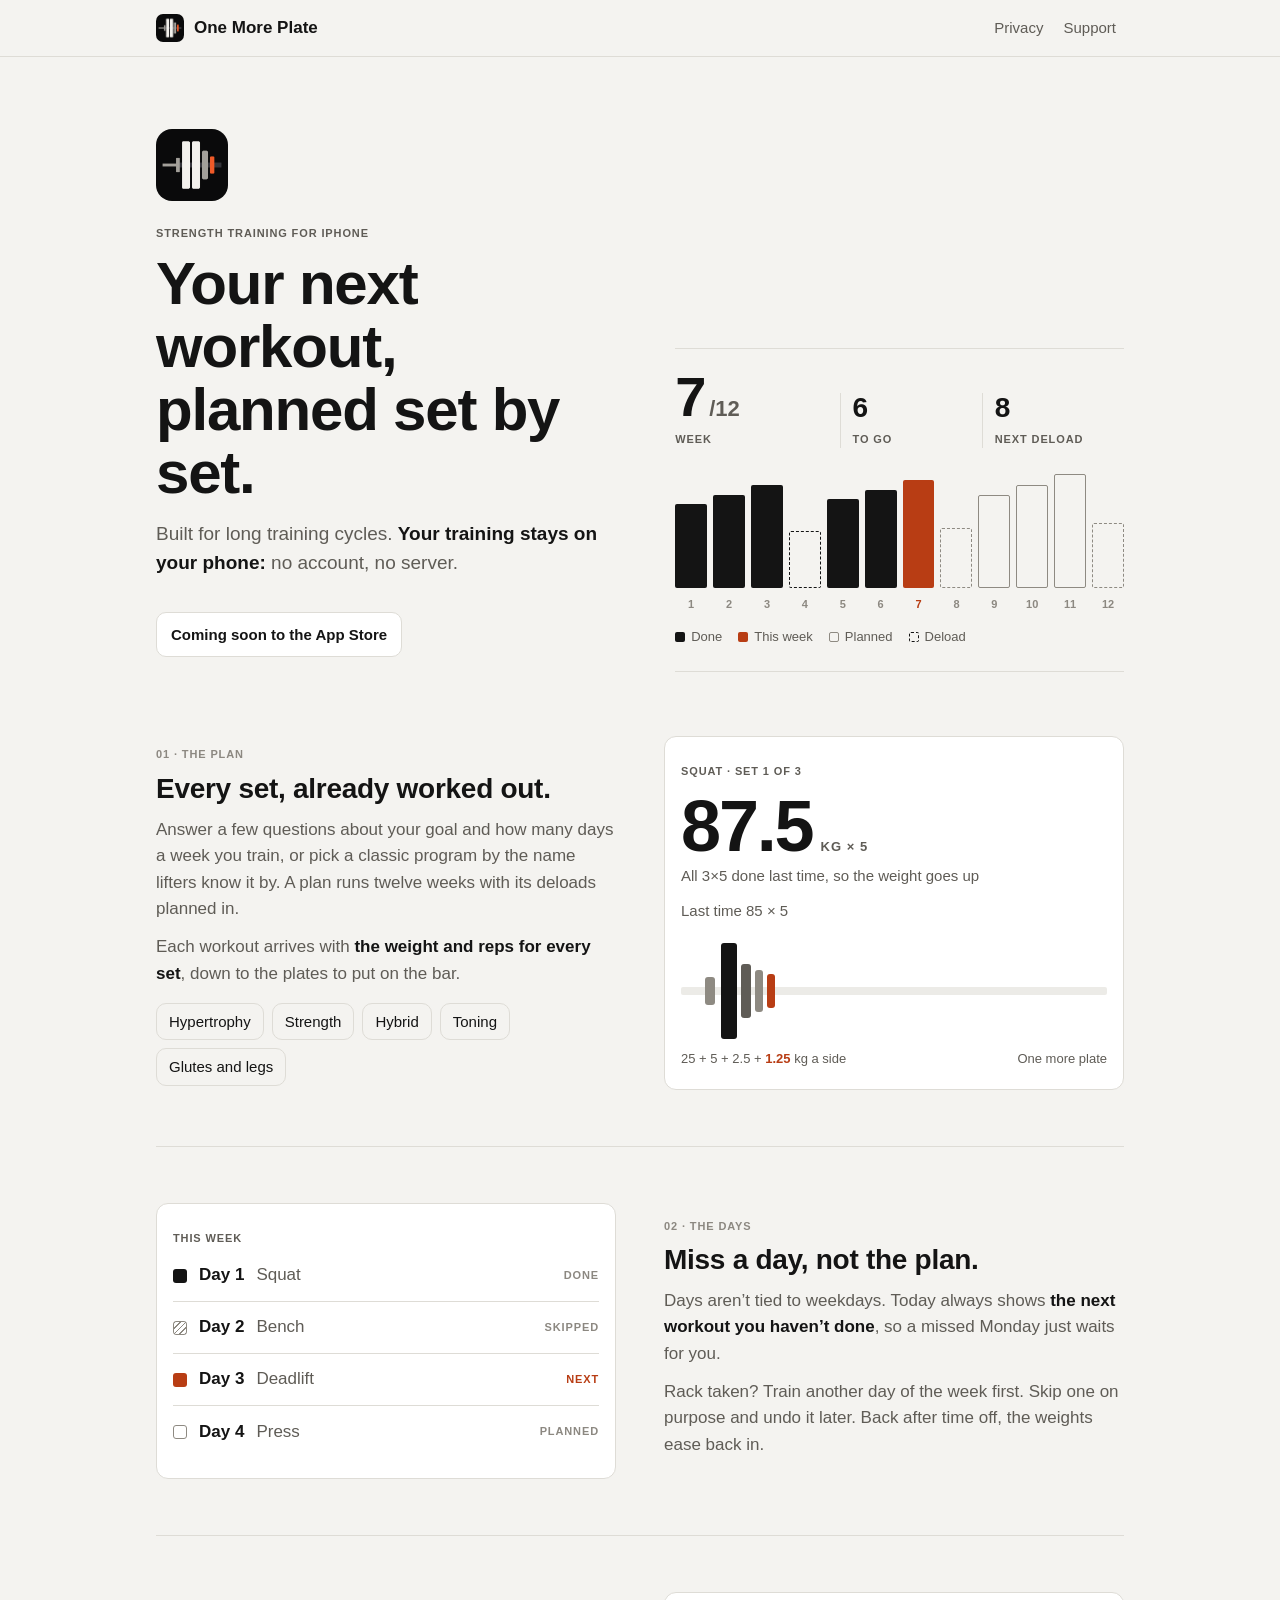
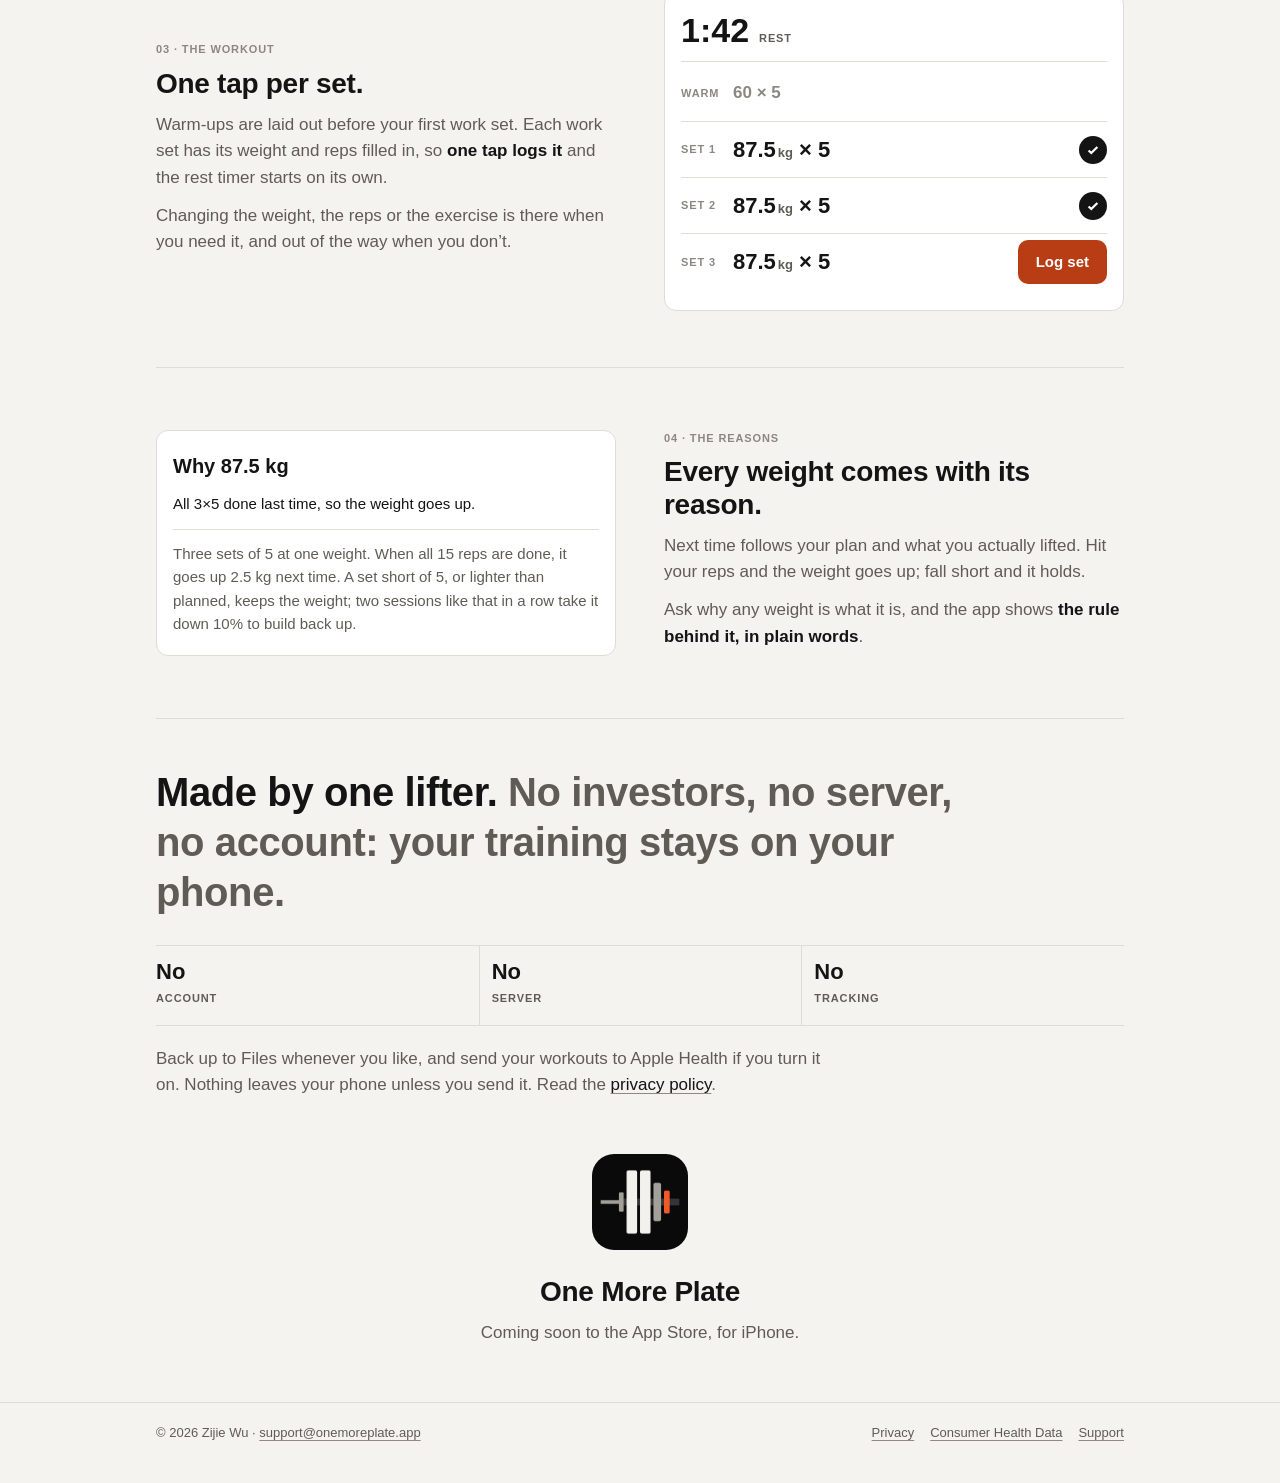
<file: index.html>
<!doctype html>
<html lang="en">
<head>
<meta charset="utf-8">
<meta name="viewport" content="width=device-width,initial-scale=1">
<title>One More Plate · Strength training plans for iPhone</title>
<meta name="description" content="A strength training app for iPhone that plans your next workout set by set, built for long training cycles. Your training stays on your phone: no account, no server.">
<meta name="theme-color" content="#F4F3F0" media="(prefers-color-scheme: light)">
<meta name="theme-color" content="#0A0A0B" media="(prefers-color-scheme: dark)">
<link rel="icon" href="/favicon.png" type="image/png">
<link rel="apple-touch-icon" href="/apple-touch-icon.png">
<link rel="stylesheet" href="/style.css">
</head>
<body class="home">
<header class="top"><div class="wrap">
  <a class="brand" href="/"><img src="/icon-512.png" alt="" width="28" height="28">One More Plate</a>
  <nav aria-label="Site"><a href="/privacy/">Privacy</a><a href="/support/">Support</a></nav>
</div></header>

<main class="wrap">
  <section class="hero">
    <div class="copy">
      <img class="icon" src="/icon-512.png" alt="One More Plate app icon: a barbell seen side-on, the last plate in orange" width="72" height="72">
      <p class="kicker">Strength training for iPhone</p>
      <h1>Your next workout, planned set by set.</h1>
      <p class="lede">Built for long training cycles. <strong>Your training stays on your phone:</strong> no account, no server.</p>
      <p class="soon">Coming soon to the App Store</p>
    </div>

    <figure class="instrument" aria-label="A twelve-week plan drawn as one bar per week. Week 7 of 12, with 6 to go.">
      <div class="readout num">
        <div><span class="big">7<small>/12</small></span><span class="unit">Week</span></div>
        <div><span class="mid">6</span><span class="unit">To go</span></div>
        <div><span class="mid">8</span><span class="unit">Next deload</span></div>
      </div>
      <div class="wave" aria-hidden="true">
        <span class="done" style="--h:70%"></span>
        <span class="done" style="--h:78%"></span>
        <span class="done" style="--h:86%"></span>
        <span class="light" style="--h:48%"></span>
        <span class="done" style="--h:74%"></span>
        <span class="done" style="--h:82%"></span>
        <span class="now" style="--h:90%"></span>
        <span class="light plan" style="--h:50%"></span>
        <span class="plan" style="--h:78%"></span>
        <span class="plan" style="--h:86%"></span>
        <span class="plan" style="--h:95%"></span>
        <span class="light plan" style="--h:54%"></span>
      </div>
      <div class="wave-axis num" aria-hidden="true"><span>1</span><span>2</span><span>3</span><span>4</span><span>5</span><span>6</span><span class="is-now">7</span><span>8</span><span>9</span><span>10</span><span>11</span><span>12</span></div>
      <figcaption class="legend"><span><i class="k-done"></i>Done</span><span><i class="k-now"></i>This week</span><span><i class="k-plan"></i>Planned</span><span><i class="k-light"></i>Deload</span></figcaption>
    </figure>
  </section>

  <section class="feature">
    <div class="copy">
      <span class="idx num">01 · The plan</span>
      <h2>Every set, already worked out.</h2>
      <p>Answer a few questions about your goal and how many days a week you train, or pick a classic program by the name lifters know it by. A plan runs twelve weeks with its deloads planned in.</p>
      <p>Each workout arrives with <strong>the weight and reps for every set</strong>, down to the plates to put on the bar.</p>
      <ul class="chips" aria-label="Goals"><li>Hypertrophy</li><li>Strength</li><li>Hybrid</li><li>Toning</li><li>Glutes and legs</li></ul>
    </div>
    <div class="demo" aria-label="Example: squat, 87.5 kilograms for 5 reps">
      <span class="unit">Squat · Set 1 of 3</span>
      <div class="load num"><b>87.5</b><span class="unit">kg × 5</span></div>
      <p class="reason">All 3×5 done last time, so the weight goes up</p>
      <p class="last num">Last time 85 × 5</p>
      <div class="plates" aria-hidden="true"><span class="collar"></span><span class="p25"></span><span class="p5"></span><span class="p2"></span><span class="p1"></span></div>
      <div class="plate-cap num"><span>25 + 5 + 2.5 + <em>1.25</em> kg a side</span><span>One more plate</span></div>
    </div>
  </section>

  <section class="feature flip">
    <div class="copy">
      <span class="idx num">02 · The days</span>
      <h2>Miss a day, not the plan.</h2>
      <p>Days aren’t tied to weekdays. Today always shows <strong>the next workout you haven’t done</strong>, so a missed Monday just waits for you.</p>
      <p>Rack taken? Train another day of the week first. Skip one on purpose and undo it later. Back after time off, the weights ease back in.</p>
    </div>
    <div class="demo" aria-label="Example week: day 1 done, day 2 skipped, day 3 next, day 4 planned">
      <span class="unit">This week</span>
      <ul class="days">
        <li><span class="mark m-done"></span><span class="d">Day 1</span><span class="lift">Squat</span><span class="tag">Done</span></li>
        <li><span class="mark m-skip"></span><span class="d">Day 2</span><span class="lift">Bench</span><span class="tag">Skipped</span></li>
        <li><span class="mark m-now"></span><span class="d">Day 3</span><span class="lift">Deadlift</span><span class="tag now">Next</span></li>
        <li><span class="mark m-plan"></span><span class="d">Day 4</span><span class="lift">Press</span><span class="tag">Planned</span></li>
      </ul>
    </div>
  </section>

  <section class="feature">
    <div class="copy">
      <span class="idx num">03 · The workout</span>
      <h2>One tap per set.</h2>
      <p>Warm-ups are laid out before your first work set. Each work set has its weight and reps filled in, so <strong>one tap logs it</strong> and the rest timer starts on its own.</p>
      <p>Changing the weight, the reps or the exercise is there when you need it, and out of the way when you don’t.</p>
    </div>
    <div class="demo" aria-label="Example: two squat sets logged, resting, third set ready to log">
      <div class="rest num"><b>1:42</b><span class="unit">Rest</span></div>
      <ul class="sets num">
        <li class="warm"><span class="n">Warm</span><span class="v">60 × 5</span><span></span></li>
        <li><span class="n">Set 1</span><span class="v">87.5<small>kg</small> × 5</span><span class="ok"><svg viewBox="0 0 16 16"><path d="M3 8.5l3 3 7-7"/></svg></span></li>
        <li><span class="n">Set 2</span><span class="v">87.5<small>kg</small> × 5</span><span class="ok"><svg viewBox="0 0 16 16"><path d="M3 8.5l3 3 7-7"/></svg></span></li>
        <li><span class="n">Set 3</span><span class="v">87.5<small>kg</small> × 5</span><span class="log">Log set</span></li>
      </ul>
    </div>
  </section>

  <section class="feature flip">
    <div class="copy">
      <span class="idx num">04 · The reasons</span>
      <h2>Every weight comes with its reason.</h2>
      <p>Next time follows your plan and what you actually lifted. Hit your reps and the weight goes up; fall short and it holds.</p>
      <p>Ask why any weight is what it is, and the app shows <strong>the rule behind it, in plain words</strong>.</p>
    </div>
    <div class="demo why">
      <h3 class="num">Why 87.5 kg</h3>
      <p>All 3×5 done last time, so the weight goes up.</p>
      <p class="rule">Three sets of 5 at one weight. When all 15 reps are done, it goes up 2.5 kg next time. A set short of 5, or lighter than planned, keeps the weight; two sessions like that in a row take it down 10% to build back up.</p>
    </div>
  </section>

  <section class="founder">
    <blockquote>Made by one lifter. <span>No investors, no server, no account: your training stays on your phone.</span></blockquote>
    <div class="nos"><div><b>No</b><span class="unit">Account</span></div><div><b>No</b><span class="unit">Server</span></div><div><b>No</b><span class="unit">Tracking</span></div></div>
    <p>Back up to Files whenever you like, and send your workouts to Apple Health if you turn it on. Nothing leaves your phone unless you send it. Read the <a href="/privacy/">privacy policy</a>.</p>
  </section>

  <section class="closing">
    <img src="/icon-512.png" alt="" width="96" height="96">
    <h2>One More Plate</h2>
    <p>Coming soon to the App Store, for iPhone.</p>
  </section>
</main>

<footer class="foot"><div class="wrap">
  <span>© 2026 Zijie Wu · <a href="mailto:support@onemoreplate.app">support@onemoreplate.app</a></span>
  <nav aria-label="Footer"><a href="/privacy/">Privacy</a><a href="/privacy/#consumer-health-data-us">Consumer Health Data</a><a href="/support/">Support</a></nav>
</div></footer>
</body>
</html>
</file>
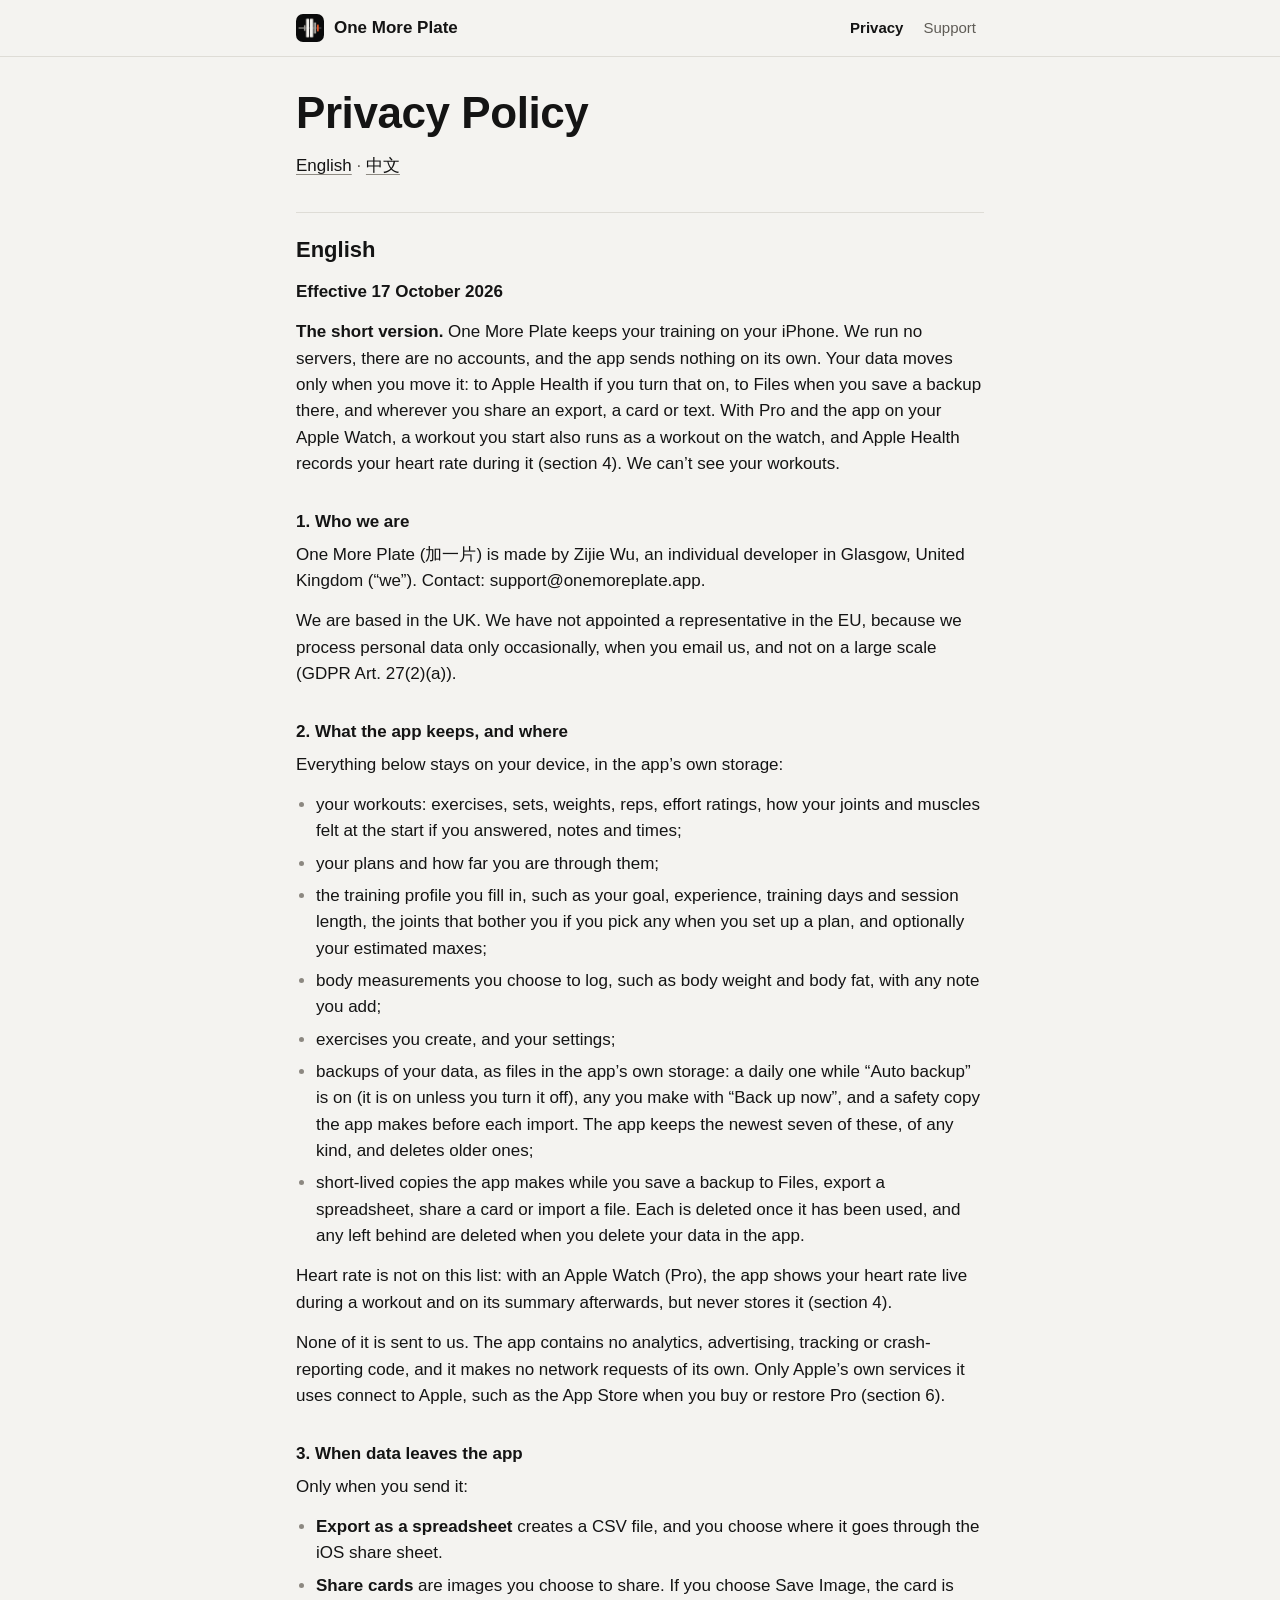
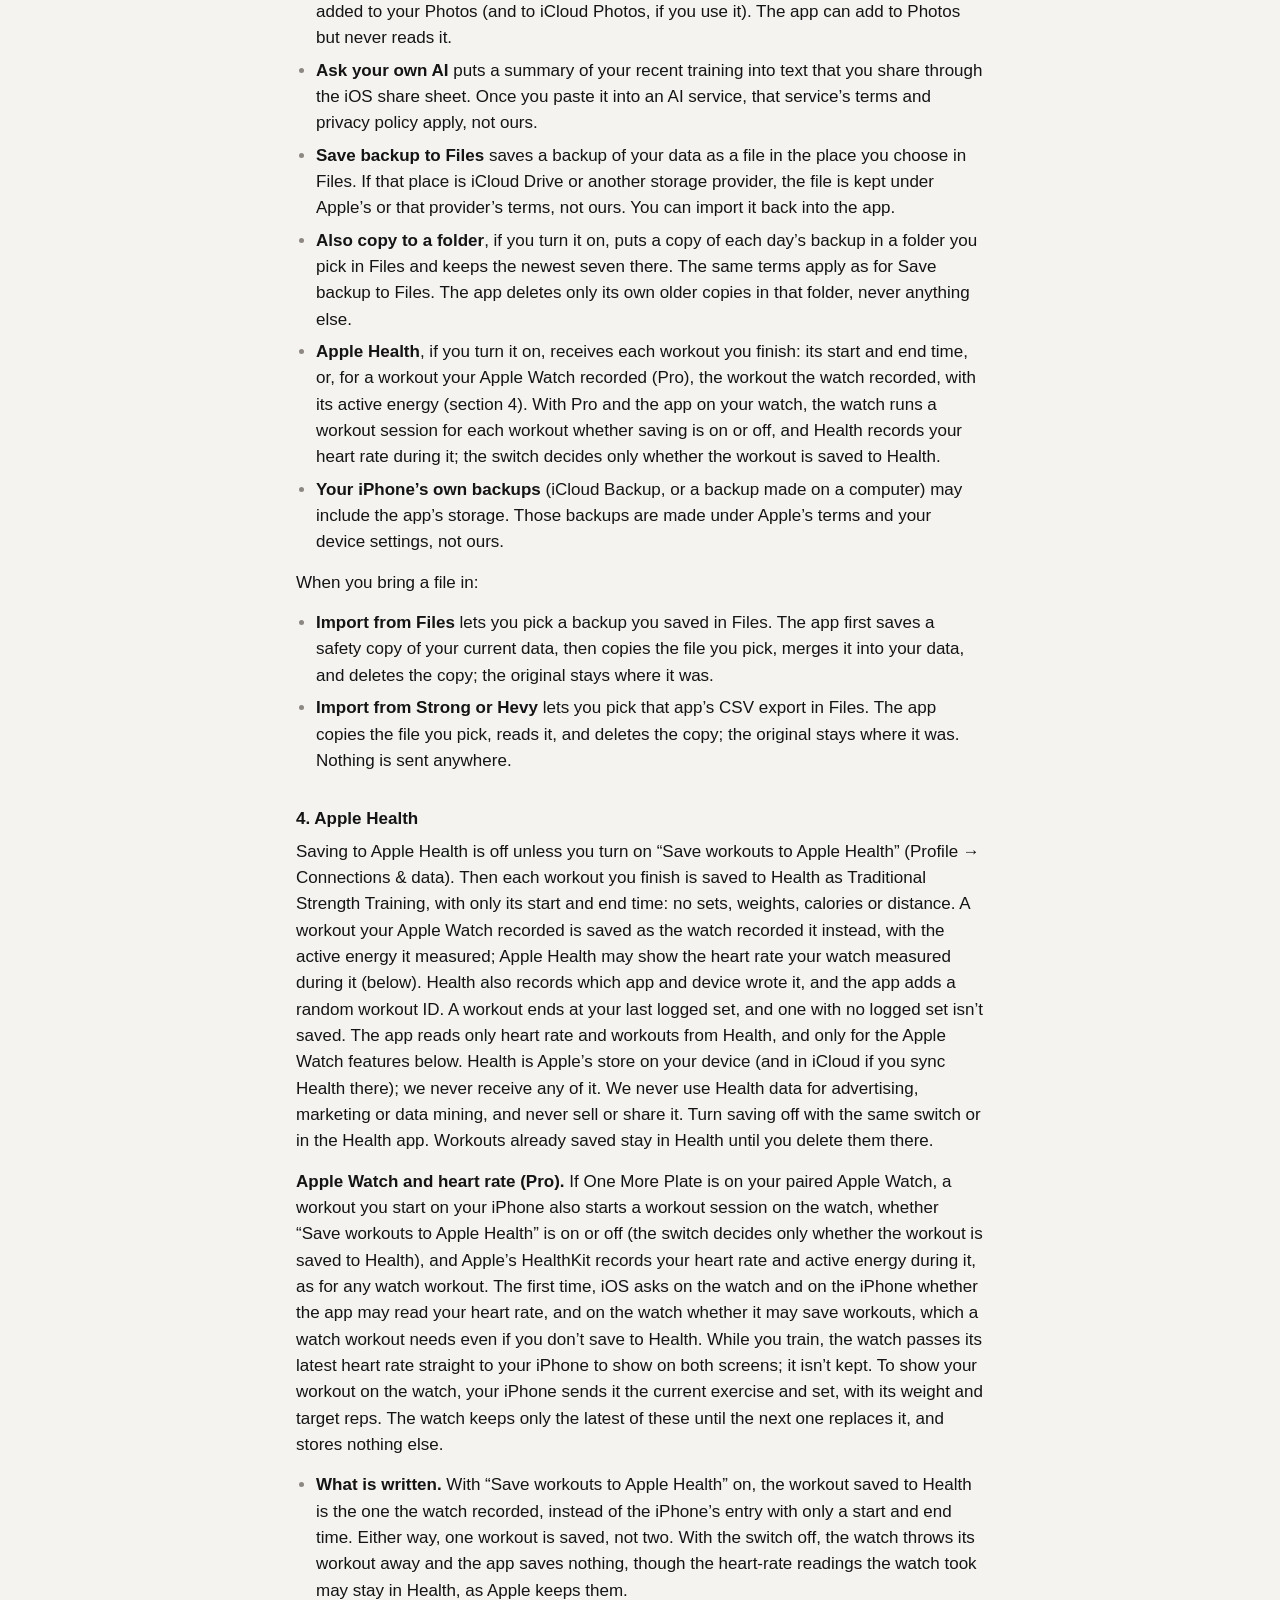
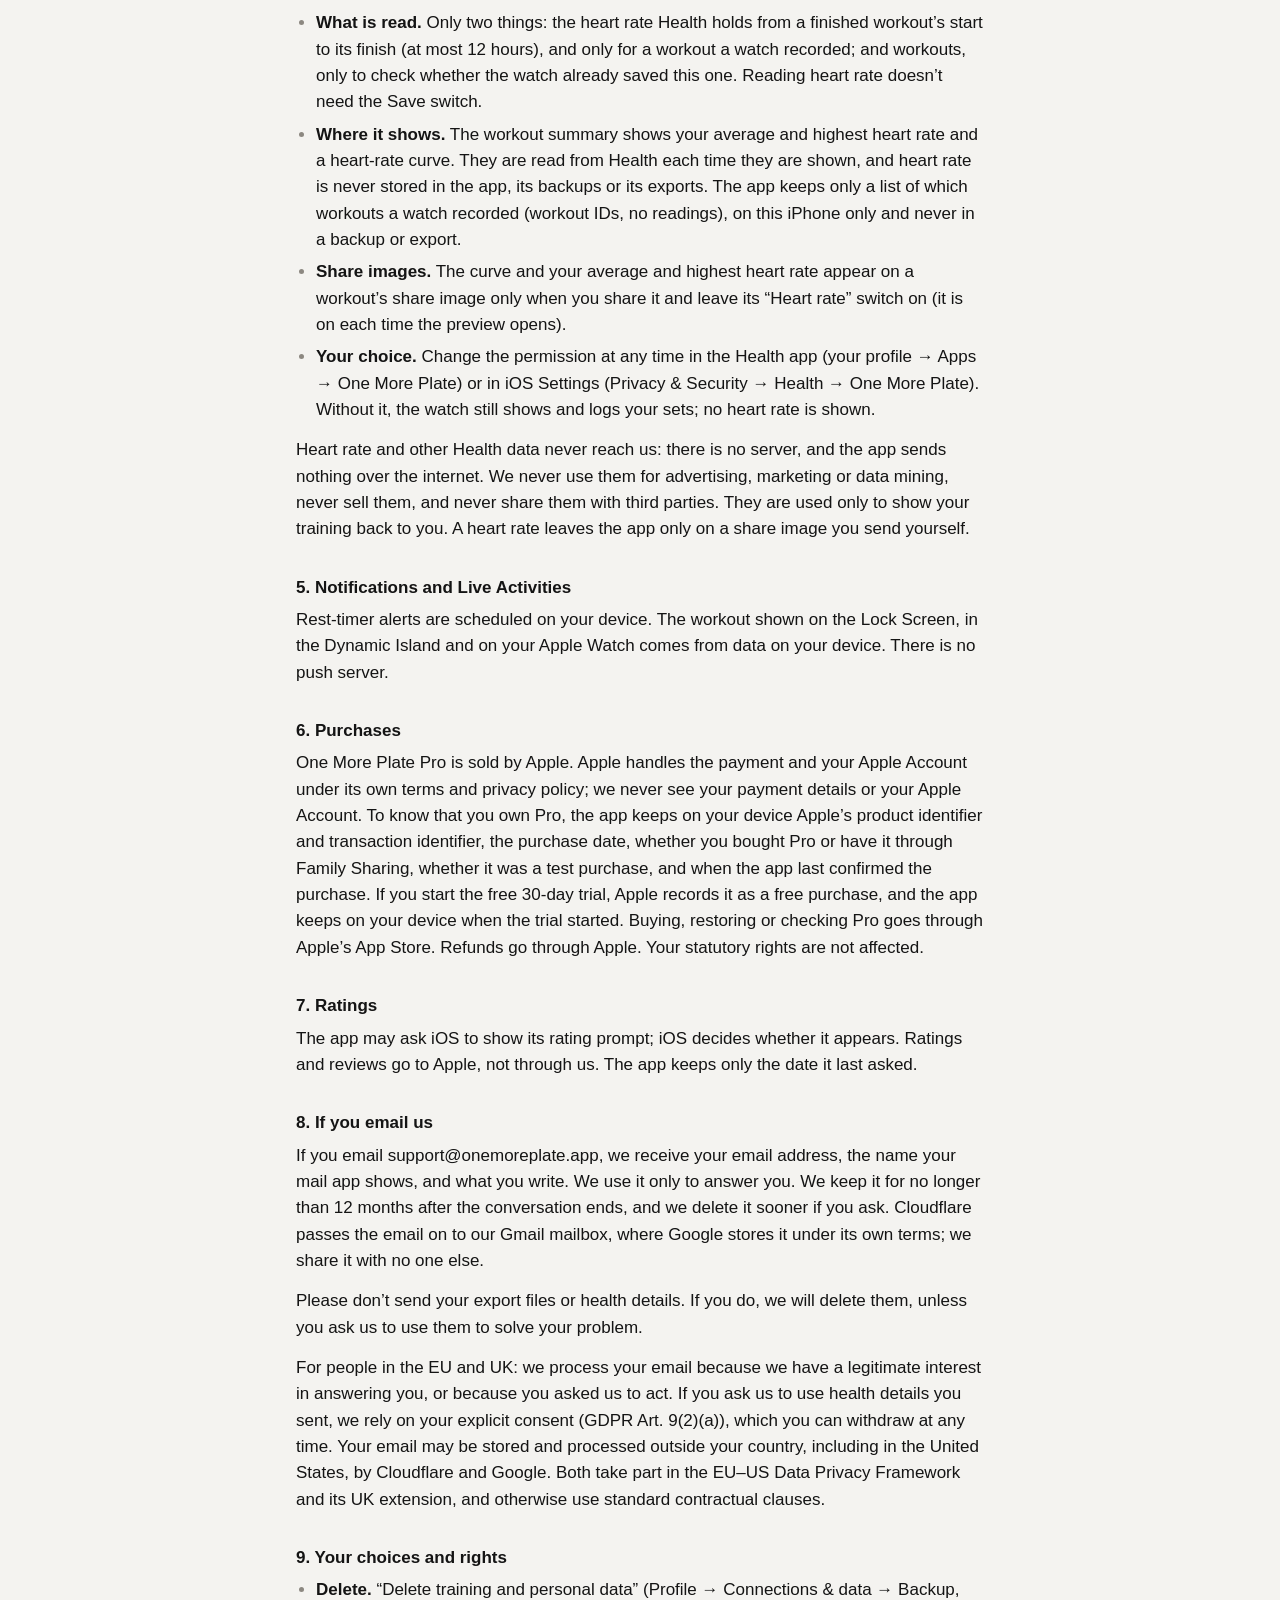
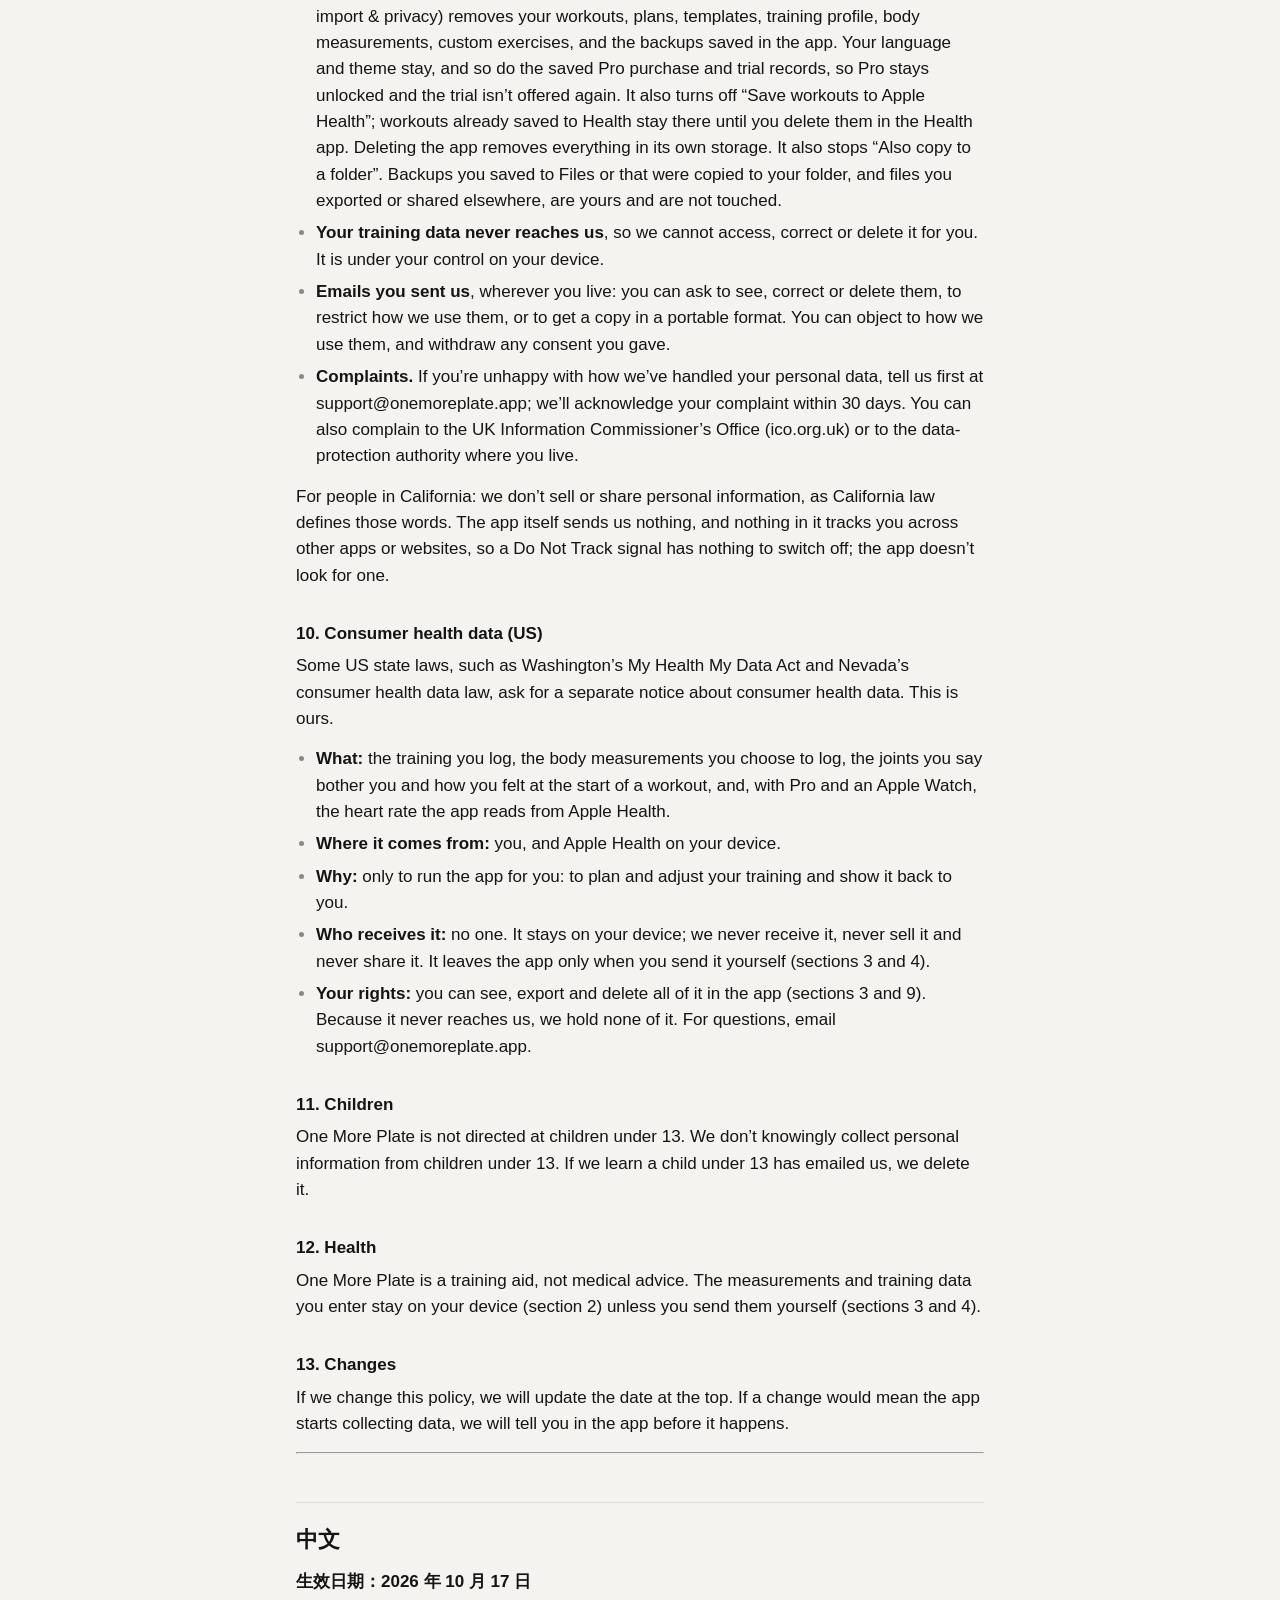
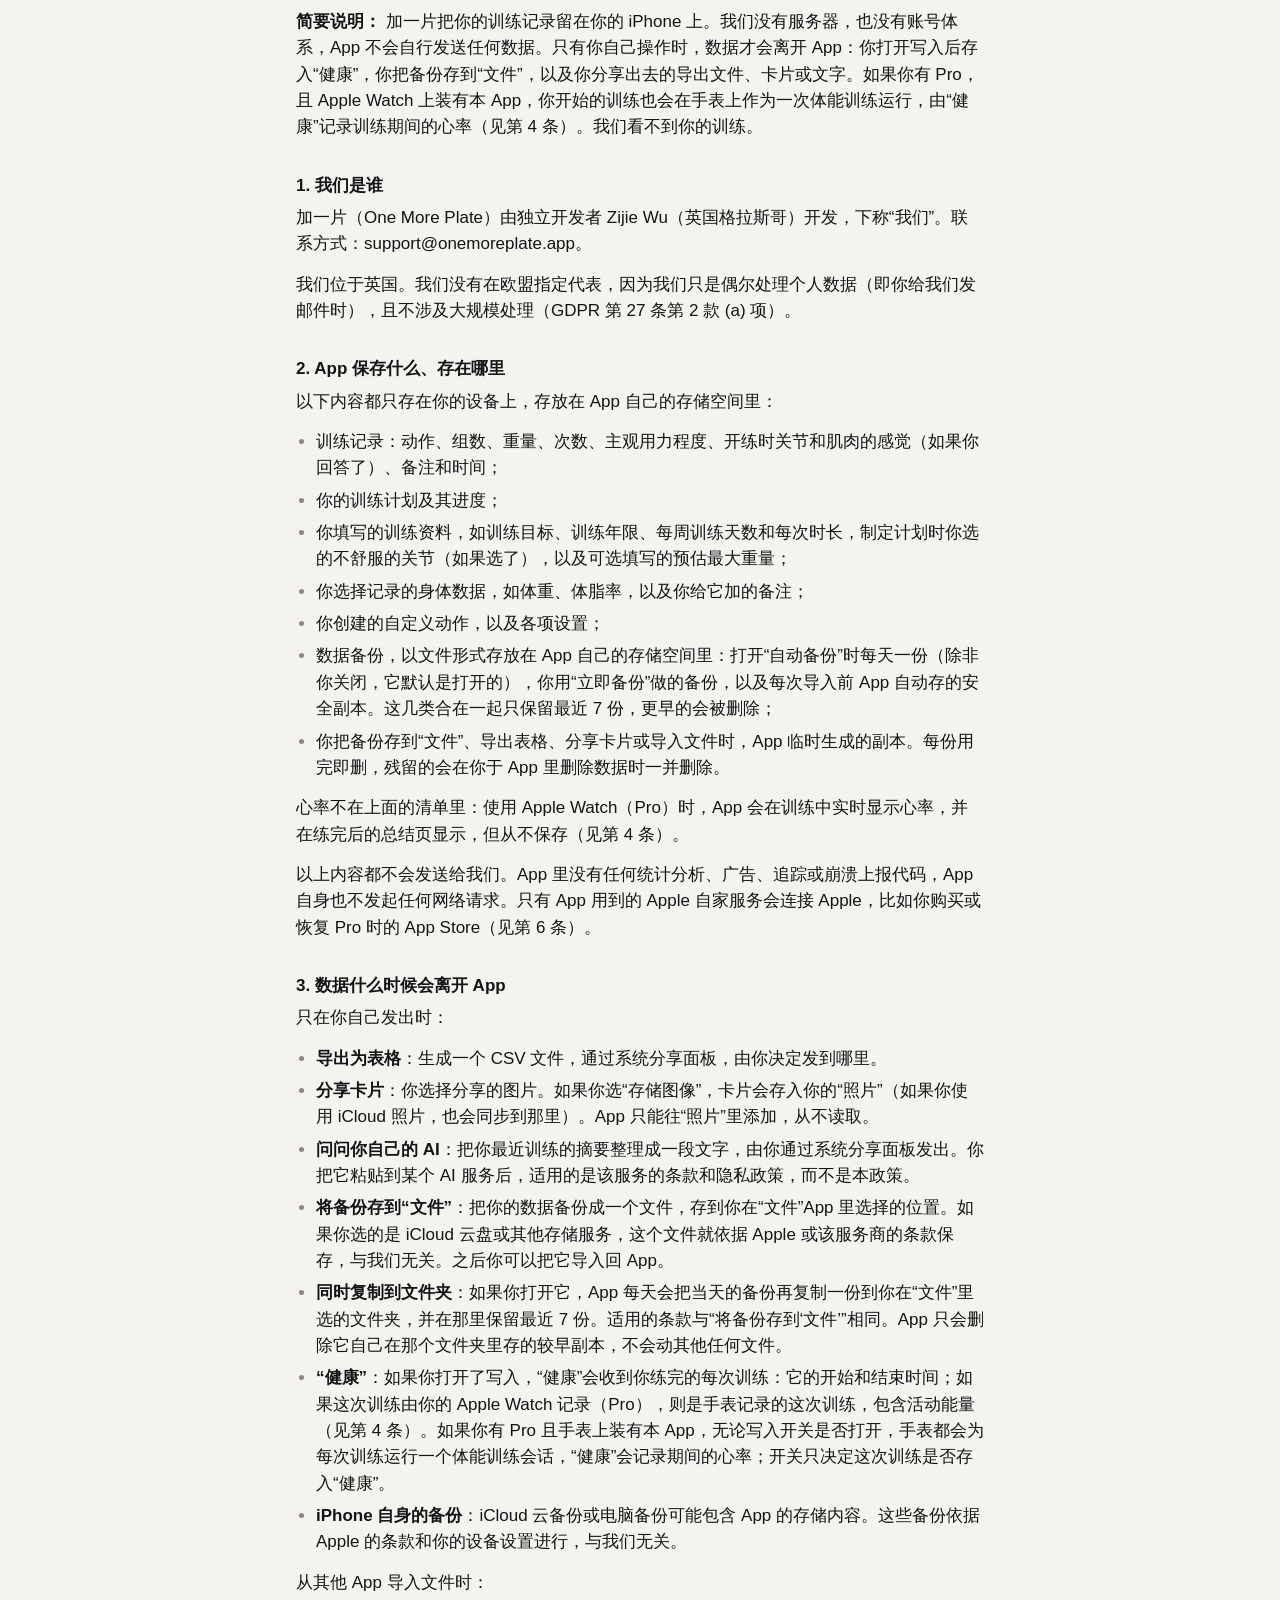
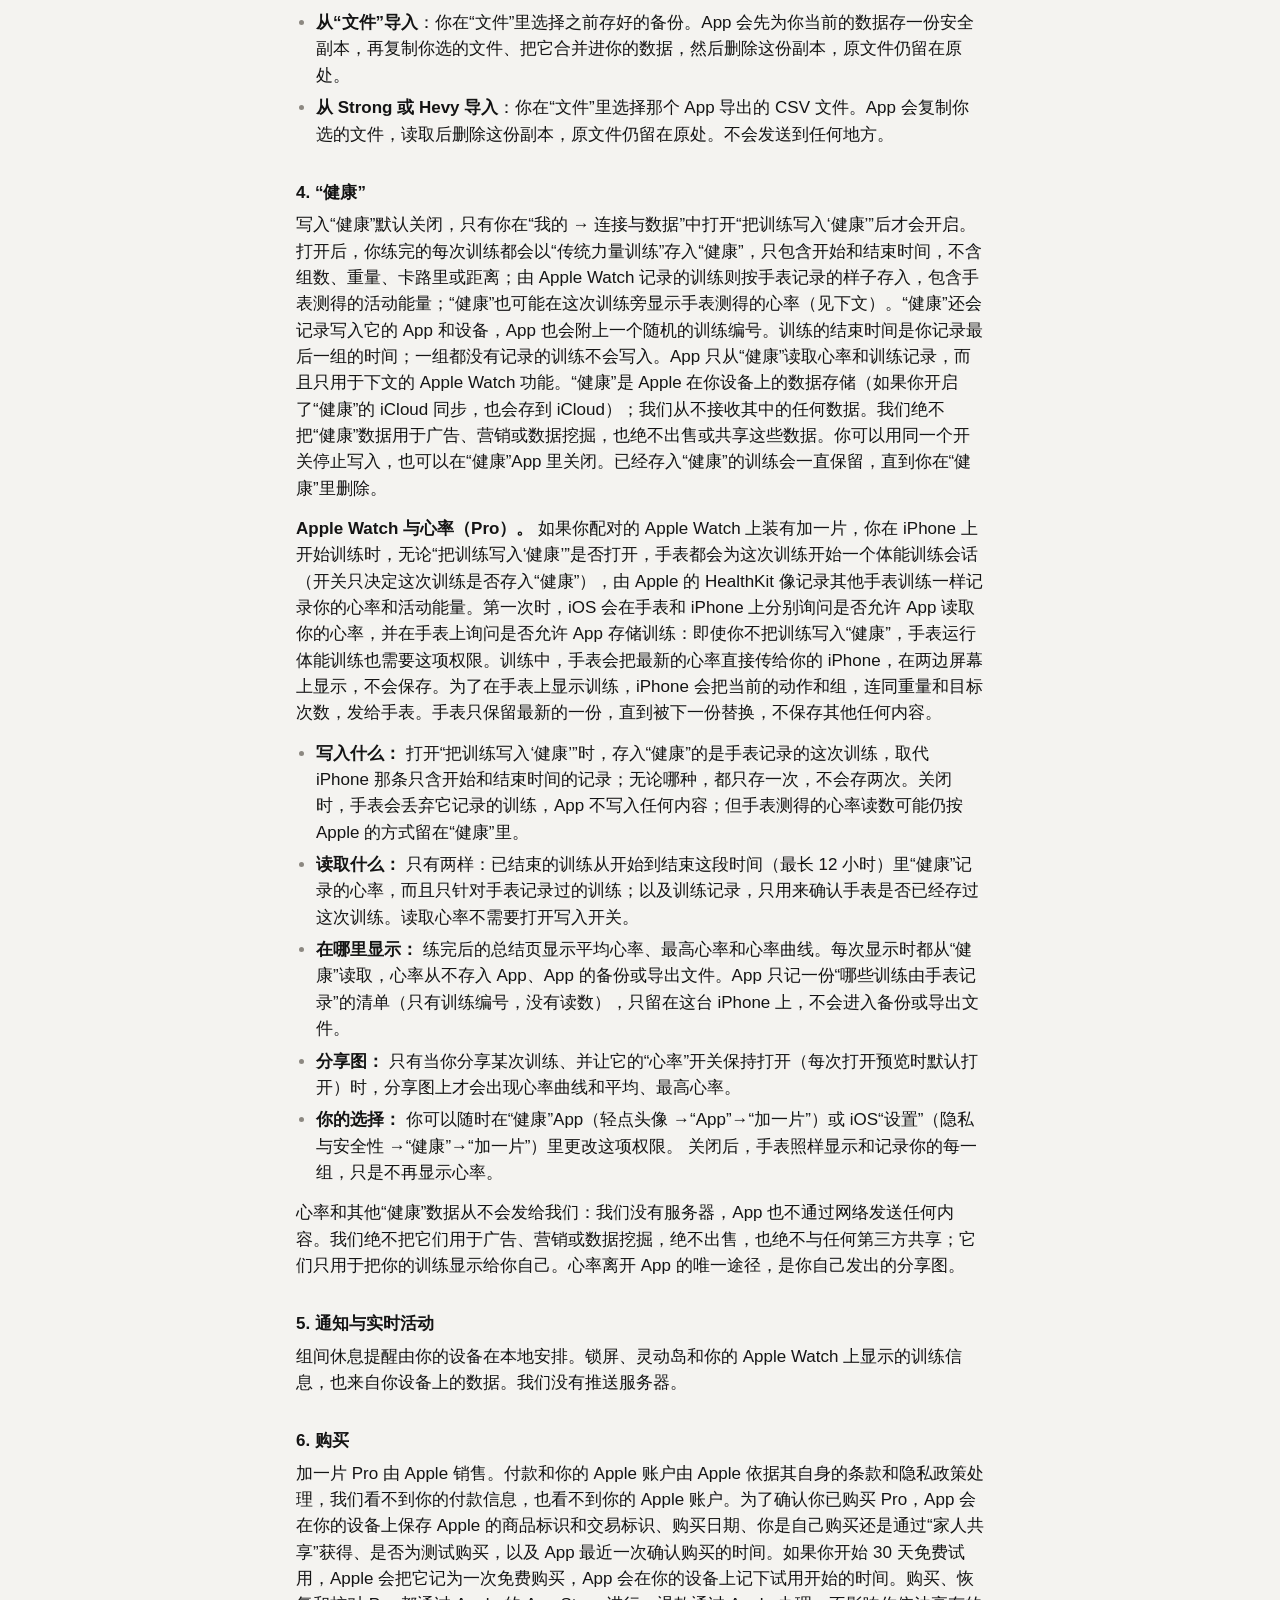
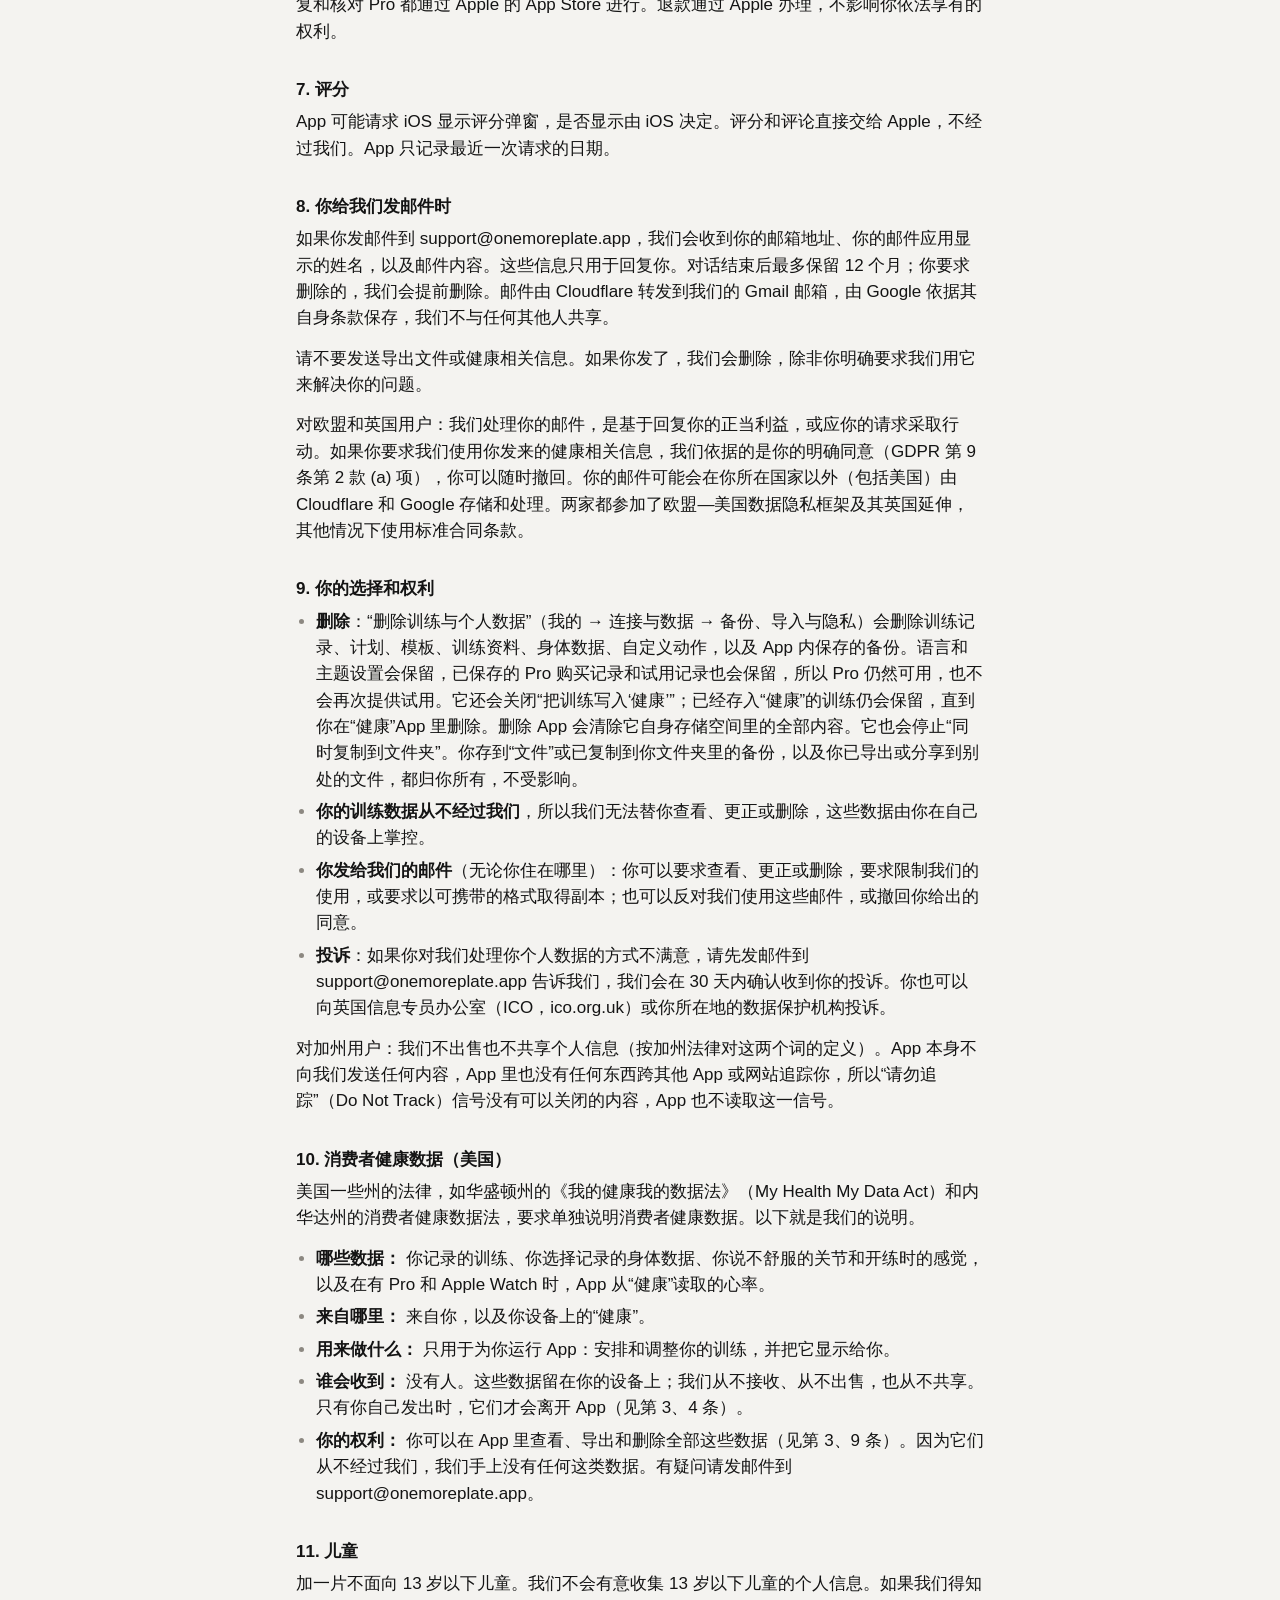
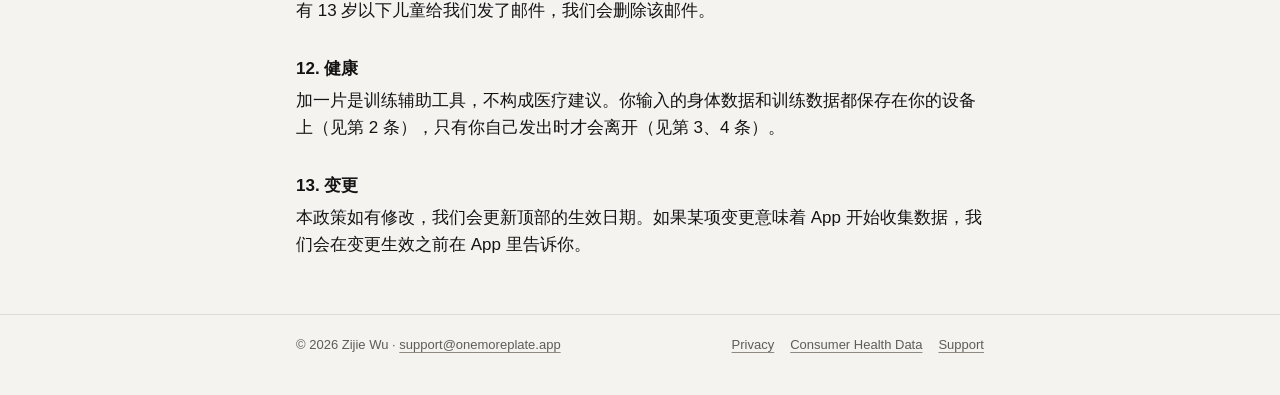
<file: privacy/index.html>
<!doctype html>
<html lang="en">
<head>
<meta charset="utf-8">
<meta name="viewport" content="width=device-width,initial-scale=1">
<title>Privacy Policy · One More Plate</title><meta name="description" content="How One More Plate handles your data: it stays on your iPhone.">
<meta name="theme-color" content="#F4F3F0" media="(prefers-color-scheme: light)">
<meta name="theme-color" content="#0A0A0B" media="(prefers-color-scheme: dark)">
<link rel="icon" href="/favicon.png" type="image/png">
<link rel="apple-touch-icon" href="/apple-touch-icon.png">
<link rel="stylesheet" href="/style.css">
</head>
<body>
<header class="top"><div class="wrap">
  <a class="brand" href="/"><img src="/icon-512.png" alt="" width="28" height="28">One More Plate</a>
  <nav aria-label="Site"><a href="/privacy/" aria-current="page">Privacy</a><a href="/support/">Support</a></nav>
</div></header>
<main class="wrap doc">
<h1>Privacy Policy</h1><p class="muted"><a href="#en">English</a> · <a href="#zh">中文</a></p>
<h2 id="en">English</h2>
<p><strong>Effective 17 October 2026</strong></p>
<p><strong>The short version.</strong> One More Plate keeps your
training on your iPhone. We run no servers, there are no accounts, and
the app sends nothing on its own. Your data moves only when you move it:
to Apple Health if you turn that on, to Files when you save a backup
there, and wherever you share an export, a card or text. With Pro and
the app on your Apple Watch, a workout you start also runs as a workout
on the watch, and Apple Health records your heart rate during it
(section 4). We can’t see your workouts.</p>
<h3 id="who-we-are">1. Who we are</h3>
<p>One More Plate (加一片) is made by Zijie Wu, an individual developer
in Glasgow, United Kingdom (“we”). Contact:
support@onemoreplate.app.</p>
<p>We are based in the UK. We have not appointed a representative in the
EU, because we process personal data only occasionally, when you email
us, and not on a large scale (GDPR Art. 27(2)(a)).</p>
<h3 id="what-the-app-keeps-and-where">2. What the app keeps, and
where</h3>
<p>Everything below stays on your device, in the app’s own storage:</p>
<ul>
<li>your workouts: exercises, sets, weights, reps, effort ratings, how
your joints and muscles felt at the start if you answered, notes and
times;</li>
<li>your plans and how far you are through them;</li>
<li>the training profile you fill in, such as your goal, experience,
training days and session length, the joints that bother you if you pick
any when you set up a plan, and optionally your estimated maxes;</li>
<li>body measurements you choose to log, such as body weight and body
fat, with any note you add;</li>
<li>exercises you create, and your settings;</li>
<li>backups of your data, as files in the app’s own storage: a daily one
while “Auto backup” is on (it is on unless you turn it off), any you
make with “Back up now”, and a safety copy the app makes before each
import. The app keeps the newest seven of these, of any kind, and
deletes older ones;</li>
<li>short-lived copies the app makes while you save a backup to Files,
export a spreadsheet, share a card or import a file. Each is deleted
once it has been used, and any left behind are deleted when you delete
your data in the app.</li>
</ul>
<p>Heart rate is not on this list: with an Apple Watch (Pro), the app
shows your heart rate live during a workout and on its summary
afterwards, but never stores it (section 4).</p>
<p>None of it is sent to us. The app contains no analytics, advertising,
tracking or crash-reporting code, and it makes no network requests of
its own. Only Apple’s own services it uses connect to Apple, such as the
App Store when you buy or restore Pro (section 6).</p>
<h3 id="when-data-leaves-the-app">3. When data leaves the app</h3>
<p>Only when you send it:</p>
<ul>
<li><strong>Export as a spreadsheet</strong> creates a CSV file, and you
choose where it goes through the iOS share sheet.</li>
<li><strong>Share cards</strong> are images you choose to share. If you
choose Save Image, the card is added to your Photos (and to iCloud
Photos, if you use it). The app can add to Photos but never reads
it.</li>
<li><strong>Ask your own AI</strong> puts a summary of your recent
training into text that you share through the iOS share sheet. Once you
paste it into an AI service, that service’s terms and privacy policy
apply, not ours.</li>
<li><strong>Save backup to Files</strong> saves a backup of your data as
a file in the place you choose in Files. If that place is iCloud Drive
or another storage provider, the file is kept under Apple’s or that
provider’s terms, not ours. You can import it back into the app.</li>
<li><strong>Also copy to a folder</strong>, if you turn it on, puts a
copy of each day’s backup in a folder you pick in Files and keeps the
newest seven there. The same terms apply as for Save backup to Files.
The app deletes only its own older copies in that folder, never anything
else.</li>
<li><strong>Apple Health</strong>, if you turn it on, receives each
workout you finish: its start and end time, or, for a workout your Apple
Watch recorded (Pro), the workout the watch recorded, with its active
energy (section 4). With Pro and the app on your watch, the watch runs a
workout session for each workout whether saving is on or off, and Health
records your heart rate during it; the switch decides only whether the
workout is saved to Health.</li>
<li><strong>Your iPhone’s own backups</strong> (iCloud Backup, or a
backup made on a computer) may include the app’s storage. Those backups
are made under Apple’s terms and your device settings, not ours.</li>
</ul>
<p>When you bring a file in:</p>
<ul>
<li><strong>Import from Files</strong> lets you pick a backup you saved
in Files. The app first saves a safety copy of your current data, then
copies the file you pick, merges it into your data, and deletes the
copy; the original stays where it was.</li>
<li><strong>Import from Strong or Hevy</strong> lets you pick that app’s
CSV export in Files. The app copies the file you pick, reads it, and
deletes the copy; the original stays where it was. Nothing is sent
anywhere.</li>
</ul>
<h3 id="apple-health">4. Apple Health</h3>
<p>Saving to Apple Health is off unless you turn on “Save workouts to
Apple Health” (Profile → Connections &amp; data). Then each workout you
finish is saved to Health as Traditional Strength Training, with only
its start and end time: no sets, weights, calories or distance. A
workout your Apple Watch recorded is saved as the watch recorded it
instead, with the active energy it measured; Apple Health may show the
heart rate your watch measured during it (below). Health also records
which app and device wrote it, and the app adds a random workout ID. A
workout ends at your last logged set, and one with no logged set isn’t
saved. The app reads only heart rate and workouts from Health, and only
for the Apple Watch features below. Health is Apple’s store on your
device (and in iCloud if you sync Health there); we never receive any of
it. We never use Health data for advertising, marketing or data mining,
and never sell or share it. Turn saving off with the same switch or in
the Health app. Workouts already saved stay in Health until you delete
them there.</p>
<p><strong>Apple Watch and heart rate (Pro).</strong> If One More Plate
is on your paired Apple Watch, a workout you start on your iPhone also
starts a workout session on the watch, whether “Save workouts to Apple
Health” is on or off (the switch decides only whether the workout is
saved to Health), and Apple’s HealthKit records your heart rate and
active energy during it, as for any watch workout. The first time, iOS
asks on the watch and on the iPhone whether the app may read your heart
rate, and on the watch whether it may save workouts, which a watch
workout needs even if you don’t save to Health. While you train, the
watch passes its latest heart rate straight to your iPhone to show on
both screens; it isn’t kept. To show your workout on the watch, your
iPhone sends it the current exercise and set, with its weight and target
reps. The watch keeps only the latest of these until the next one
replaces it, and stores nothing else.</p>
<ul>
<li><strong>What is written.</strong> With “Save workouts to Apple
Health” on, the workout saved to Health is the one the watch recorded,
instead of the iPhone’s entry with only a start and end time. Either
way, one workout is saved, not two. With the switch off, the watch
throws its workout away and the app saves nothing, though the heart-rate
readings the watch took may stay in Health, as Apple keeps them.</li>
<li><strong>What is read.</strong> Only two things: the heart rate
Health holds from a finished workout’s start to its finish (at most 12
hours), and only for a workout a watch recorded; and workouts, only to
check whether the watch already saved this one. Reading heart rate
doesn’t need the Save switch.</li>
<li><strong>Where it shows.</strong> The workout summary shows your
average and highest heart rate and a heart-rate curve. They are read
from Health each time they are shown, and heart rate is never stored in
the app, its backups or its exports. The app keeps only a list of which
workouts a watch recorded (workout IDs, no readings), on this iPhone
only and never in a backup or export.</li>
<li><strong>Share images.</strong> The curve and your average and
highest heart rate appear on a workout’s share image only when you share
it and leave its “Heart rate” switch on (it is on each time the preview
opens).</li>
<li><strong>Your choice.</strong> Change the permission at any time in
the Health app (your profile → Apps → One More Plate) or in iOS Settings
(Privacy &amp; Security → Health → One More Plate). Without it, the
watch still shows and logs your sets; no heart rate is shown.</li>
</ul>
<p>Heart rate and other Health data never reach us: there is no server,
and the app sends nothing over the internet. We never use them for
advertising, marketing or data mining, never sell them, and never share
them with third parties. They are used only to show your training back
to you. A heart rate leaves the app only on a share image you send
yourself.</p>
<h3 id="notifications-and-live-activities">5. Notifications and Live
Activities</h3>
<p>Rest-timer alerts are scheduled on your device. The workout shown on
the Lock Screen, in the Dynamic Island and on your Apple Watch comes
from data on your device. There is no push server.</p>
<h3 id="purchases">6. Purchases</h3>
<p>One More Plate Pro is sold by Apple. Apple handles the payment and
your Apple Account under its own terms and privacy policy; we never see
your payment details or your Apple Account. To know that you own Pro,
the app keeps on your device Apple’s product identifier and transaction
identifier, the purchase date, whether you bought Pro or have it through
Family Sharing, whether it was a test purchase, and when the app last
confirmed the purchase. If you start the free 30-day trial, Apple
records it as a free purchase, and the app keeps on your device when the
trial started. Buying, restoring or checking Pro goes through Apple’s
App Store. Refunds go through Apple. Your statutory rights are not
affected.</p>
<h3 id="ratings">7. Ratings</h3>
<p>The app may ask iOS to show its rating prompt; iOS decides whether it
appears. Ratings and reviews go to Apple, not through us. The app keeps
only the date it last asked.</p>
<h3 id="if-you-email-us">8. If you email us</h3>
<p>If you email support@onemoreplate.app, we receive your email address,
the name your mail app shows, and what you write. We use it only to
answer you. We keep it for no longer than 12 months after the
conversation ends, and we delete it sooner if you ask. Cloudflare passes
the email on to our Gmail mailbox, where Google stores it under its own
terms; we share it with no one else.</p>
<p>Please don’t send your export files or health details. If you do, we
will delete them, unless you ask us to use them to solve your
problem.</p>
<p>For people in the EU and UK: we process your email because we have a
legitimate interest in answering you, or because you asked us to act. If
you ask us to use health details you sent, we rely on your explicit
consent (GDPR Art. 9(2)(a)), which you can withdraw at any time. Your
email may be stored and processed outside your country, including in the
United States, by Cloudflare and Google. Both take part in the EU–US
Data Privacy Framework and its UK extension, and otherwise use standard
contractual clauses.</p>
<h3 id="your-choices-and-rights">9. Your choices and rights</h3>
<ul>
<li><strong>Delete.</strong> “Delete training and personal data”
(Profile → Connections &amp; data → Backup, import &amp; privacy)
removes your workouts, plans, templates, training profile, body
measurements, custom exercises, and the backups saved in the app. Your
language and theme stay, and so do the saved Pro purchase and trial
records, so Pro stays unlocked and the trial isn’t offered again. It
also turns off “Save workouts to Apple Health”; workouts already saved
to Health stay there until you delete them in the Health app. Deleting
the app removes everything in its own storage. It also stops “Also copy
to a folder”. Backups you saved to Files or that were copied to your
folder, and files you exported or shared elsewhere, are yours and are
not touched.</li>
<li><strong>Your training data never reaches us</strong>, so we cannot
access, correct or delete it for you. It is under your control on your
device.</li>
<li><strong>Emails you sent us</strong>, wherever you live: you can ask
to see, correct or delete them, to restrict how we use them, or to get a
copy in a portable format. You can object to how we use them, and
withdraw any consent you gave.</li>
<li><strong>Complaints.</strong> If you’re unhappy with how we’ve
handled your personal data, tell us first at support@onemoreplate.app;
we’ll acknowledge your complaint within 30 days. You can also complain
to the UK Information Commissioner’s Office (ico.org.uk) or to the
data-protection authority where you live.</li>
</ul>
<p>For people in California: we don’t sell or share personal
information, as California law defines those words. The app itself sends
us nothing, and nothing in it tracks you across other apps or websites,
so a Do Not Track signal has nothing to switch off; the app doesn’t look
for one.</p>
<h3 id="consumer-health-data-us">10. Consumer health data (US)</h3>
<p>Some US state laws, such as Washington’s My Health My Data Act and
Nevada’s consumer health data law, ask for a separate notice about
consumer health data. This is ours.</p>
<ul>
<li><strong>What:</strong> the training you log, the body measurements
you choose to log, the joints you say bother you and how you felt at the
start of a workout, and, with Pro and an Apple Watch, the heart rate the
app reads from Apple Health.</li>
<li><strong>Where it comes from:</strong> you, and Apple Health on your
device.</li>
<li><strong>Why:</strong> only to run the app for you: to plan and
adjust your training and show it back to you.</li>
<li><strong>Who receives it:</strong> no one. It stays on your device;
we never receive it, never sell it and never share it. It leaves the app
only when you send it yourself (sections 3 and 4).</li>
<li><strong>Your rights:</strong> you can see, export and delete all of
it in the app (sections 3 and 9). Because it never reaches us, we hold
none of it. For questions, email support@onemoreplate.app.</li>
</ul>
<h3 id="children">11. Children</h3>
<p>One More Plate is not directed at children under 13. We don’t
knowingly collect personal information from children under 13. If we
learn a child under 13 has emailed us, we delete it.</p>
<h3 id="health">12. Health</h3>
<p>One More Plate is a training aid, not medical advice. The
measurements and training data you enter stay on your device (section 2)
unless you send them yourself (sections 3 and 4).</p>
<h3 id="changes">13. Changes</h3>
<p>If we change this policy, we will update the date at the top. If a
change would mean the app starts collecting data, we will tell you in
the app before it happens.</p>
<hr />
<h2 id="zh">中文</h2>
<p><strong>生效日期：2026 年 10 月 17 日</strong></p>
<p><strong>简要说明：</strong> 加一片把你的训练记录留在你的 iPhone
上。我们没有服务器，也没有账号体系，App
不会自行发送任何数据。只有你自己操作时，数据才会离开
App：你打开写入后存入“健康”，你把备份存到“文件”，以及你分享出去的导出文件、卡片或文字。如果你有
Pro，且 Apple Watch 上装有本
App，你开始的训练也会在手表上作为一次体能训练运行，由“健康”记录训练期间的心率（见第
4 条）。我们看不到你的训练。</p>
<h3 id="我们是谁">1. 我们是谁</h3>
<p>加一片（One More Plate）由独立开发者 Zijie
Wu（英国格拉斯哥）开发，下称“我们”。联系方式：support@onemoreplate.app。</p>
<p>我们位于英国。我们没有在欧盟指定代表，因为我们只是偶尔处理个人数据（即你给我们发邮件时），且不涉及大规模处理（GDPR
第 27 条第 2 款 (a) 项）。</p>
<h3 id="app-保存什么存在哪里">2. App 保存什么、存在哪里</h3>
<p>以下内容都只存在你的设备上，存放在 App 自己的存储空间里：</p>
<ul>
<li>训练记录：动作、组数、重量、次数、主观用力程度、开练时关节和肌肉的感觉（如果你回答了）、备注和时间；</li>
<li>你的训练计划及其进度；</li>
<li>你填写的训练资料，如训练目标、训练年限、每周训练天数和每次时长，制定计划时你选的不舒服的关节（如果选了），以及可选填写的预估最大重量；</li>
<li>你选择记录的身体数据，如体重、体脂率，以及你给它加的备注；</li>
<li>你创建的自定义动作，以及各项设置；</li>
<li>数据备份，以文件形式存放在 App
自己的存储空间里：打开“自动备份”时每天一份（除非你关闭，它默认是打开的），你用“立即备份”做的备份，以及每次导入前
App 自动存的安全副本。这几类合在一起只保留最近 7
份，更早的会被删除；</li>
<li>你把备份存到“文件”、导出表格、分享卡片或导入文件时，App
临时生成的副本。每份用完即删，残留的会在你于 App
里删除数据时一并删除。</li>
</ul>
<p>心率不在上面的清单里：使用 Apple Watch（Pro）时，App
会在训练中实时显示心率，并在练完后的总结页显示，但从不保存（见第 4
条）。</p>
<p>以上内容都不会发送给我们。App
里没有任何统计分析、广告、追踪或崩溃上报代码，App
自身也不发起任何网络请求。只有 App 用到的 Apple 自家服务会连接
Apple，比如你购买或恢复 Pro 时的 App Store（见第 6 条）。</p>
<h3 id="数据什么时候会离开-app">3. 数据什么时候会离开 App</h3>
<p>只在你自己发出时：</p>
<ul>
<li><strong>导出为表格</strong>：生成一个 CSV
文件，通过系统分享面板，由你决定发到哪里。</li>
<li><strong>分享卡片</strong>：你选择分享的图片。如果你选“存储图像”，卡片会存入你的“照片”（如果你使用
iCloud 照片，也会同步到那里）。App 只能往“照片”里添加，从不读取。</li>
<li><strong>问问你自己的
AI</strong>：把你最近训练的摘要整理成一段文字，由你通过系统分享面板发出。你把它粘贴到某个
AI 服务后，适用的是该服务的条款和隐私政策，而不是本政策。</li>
<li><strong>将备份存到“文件”</strong>：把你的数据备份成一个文件，存到你在“文件”App
里选择的位置。如果你选的是 iCloud 云盘或其他存储服务，这个文件就依据
Apple 或该服务商的条款保存，与我们无关。之后你可以把它导入回 App。</li>
<li><strong>同时复制到文件夹</strong>：如果你打开它，App
每天会把当天的备份再复制一份到你在“文件”里选的文件夹，并在那里保留最近 7
份。适用的条款与“将备份存到‘文件’”相同。App
只会删除它自己在那个文件夹里存的较早副本，不会动其他任何文件。</li>
<li><strong>“健康”</strong>：如果你打开了写入，“健康”会收到你练完的每次训练：它的开始和结束时间；如果这次训练由你的
Apple Watch 记录（Pro），则是手表记录的这次训练，包含活动能量（见第 4
条）。如果你有 Pro 且手表上装有本
App，无论写入开关是否打开，手表都会为每次训练运行一个体能训练会话，“健康”会记录期间的心率；开关只决定这次训练是否存入“健康”。</li>
<li><strong>iPhone 自身的备份</strong>：iCloud 云备份或电脑备份可能包含
App 的存储内容。这些备份依据 Apple
的条款和你的设备设置进行，与我们无关。</li>
</ul>
<p>从其他 App 导入文件时：</p>
<ul>
<li><strong>从“文件”导入</strong>：你在“文件”里选择之前存好的备份。App
会先为你当前的数据存一份安全副本，再复制你选的文件、把它合并进你的数据，然后删除这份副本，原文件仍留在原处。</li>
<li><strong>从 Strong 或 Hevy 导入</strong>：你在“文件”里选择那个 App
导出的 CSV 文件。App
会复制你选的文件，读取后删除这份副本，原文件仍留在原处。不会发送到任何地方。</li>
</ul>
<h3 id="健康">4. “健康”</h3>
<p>写入“健康”默认关闭，只有你在“我的 →
连接与数据”中打开“把训练写入‘健康’”后才会开启。打开后，你练完的每次训练都会以“传统力量训练”存入“健康”，只包含开始和结束时间，不含组数、重量、卡路里或距离；由
Apple Watch
记录的训练则按手表记录的样子存入，包含手表测得的活动能量；“健康”也可能在这次训练旁显示手表测得的心率（见下文）。“健康”还会记录写入它的
App 和设备，App
也会附上一个随机的训练编号。训练的结束时间是你记录最后一组的时间；一组都没有记录的训练不会写入。App
只从“健康”读取心率和训练记录，而且只用于下文的 Apple Watch
功能。“健康”是 Apple 在你设备上的数据存储（如果你开启了“健康”的 iCloud
同步，也会存到
iCloud）；我们从不接收其中的任何数据。我们绝不把“健康”数据用于广告、营销或数据挖掘，也绝不出售或共享这些数据。你可以用同一个开关停止写入，也可以在“健康”App
里关闭。已经存入“健康”的训练会一直保留，直到你在“健康”里删除。</p>
<p><strong>Apple Watch 与心率（Pro）。</strong> 如果你配对的 Apple Watch
上装有加一片，你在 iPhone
上开始训练时，无论“把训练写入‘健康’”是否打开，手表都会为这次训练开始一个体能训练会话（开关只决定这次训练是否存入“健康”），由
Apple 的 HealthKit
像记录其他手表训练一样记录你的心率和活动能量。第一次时，iOS 会在手表和
iPhone 上分别询问是否允许 App 读取你的心率，并在手表上询问是否允许 App
存储训练：即使你不把训练写入“健康”，手表运行体能训练也需要这项权限。训练中，手表会把最新的心率直接传给你的
iPhone，在两边屏幕上显示，不会保存。为了在手表上显示训练，iPhone
会把当前的动作和组，连同重量和目标次数，发给手表。手表只保留最新的一份，直到被下一份替换，不保存其他任何内容。</p>
<ul>
<li><strong>写入什么：</strong>
打开“把训练写入‘健康’”时，存入“健康”的是手表记录的这次训练，取代 iPhone
那条只含开始和结束时间的记录；无论哪种，都只存一次，不会存两次。关闭时，手表会丢弃它记录的训练，App
不写入任何内容；但手表测得的心率读数可能仍按 Apple
的方式留在“健康”里。</li>
<li><strong>读取什么：</strong>
只有两样：已结束的训练从开始到结束这段时间（最长 12
小时）里“健康”记录的心率，而且只针对手表记录过的训练；以及训练记录，只用来确认手表是否已经存过这次训练。读取心率不需要打开写入开关。</li>
<li><strong>在哪里显示：</strong>
练完后的总结页显示平均心率、最高心率和心率曲线。每次显示时都从“健康”读取，心率从不存入
App、App 的备份或导出文件。App
只记一份“哪些训练由手表记录”的清单（只有训练编号，没有读数），只留在这台
iPhone 上，不会进入备份或导出文件。</li>
<li><strong>分享图：</strong>
只有当你分享某次训练、并让它的“心率”开关保持打开（每次打开预览时默认打开）时，分享图上才会出现心率曲线和平均、最高心率。</li>
<li><strong>你的选择：</strong> 你可以随时在“健康”App（轻点头像
→“App”→“加一片”）或 iOS“设置”（隐私与安全性
→“健康”→“加一片”）里更改这项权限。
关闭后，手表照样显示和记录你的每一组，只是不再显示心率。</li>
</ul>
<p>心率和其他“健康”数据从不会发给我们：我们没有服务器，App
也不通过网络发送任何内容。我们绝不把它们用于广告、营销或数据挖掘，绝不出售，也绝不与任何第三方共享；它们只用于把你的训练显示给你自己。心率离开
App 的唯一途径，是你自己发出的分享图。</p>
<h3 id="通知与实时活动">5. 通知与实时活动</h3>
<p>组间休息提醒由你的设备在本地安排。锁屏、灵动岛和你的 Apple Watch
上显示的训练信息，也来自你设备上的数据。我们没有推送服务器。</p>
<h3 id="购买">6. 购买</h3>
<p>加一片 Pro 由 Apple 销售。付款和你的 Apple 账户由 Apple
依据其自身的条款和隐私政策处理，我们看不到你的付款信息，也看不到你的
Apple 账户。为了确认你已购买 Pro，App 会在你的设备上保存 Apple
的商品标识和交易标识、购买日期、你是自己购买还是通过“家人共享”获得、是否为测试购买，以及
App 最近一次确认购买的时间。如果你开始 30 天免费试用，Apple
会把它记为一次免费购买，App
会在你的设备上记下试用开始的时间。购买、恢复和核对 Pro 都通过 Apple 的
App Store 进行。退款通过 Apple 办理，不影响你依法享有的权利。</p>
<h3 id="评分">7. 评分</h3>
<p>App 可能请求 iOS 显示评分弹窗，是否显示由 iOS
决定。评分和评论直接交给 Apple，不经过我们。App
只记录最近一次请求的日期。</p>
<h3 id="你给我们发邮件时">8. 你给我们发邮件时</h3>
<p>如果你发邮件到
support@onemoreplate.app，我们会收到你的邮箱地址、你的邮件应用显示的姓名，以及邮件内容。这些信息只用于回复你。对话结束后最多保留
12 个月；你要求删除的，我们会提前删除。邮件由 Cloudflare 转发到我们的
Gmail 邮箱，由 Google 依据其自身条款保存，我们不与任何其他人共享。</p>
<p>请不要发送导出文件或健康相关信息。如果你发了，我们会删除，除非你明确要求我们用它来解决你的问题。</p>
<p>对欧盟和英国用户：我们处理你的邮件，是基于回复你的正当利益，或应你的请求采取行动。如果你要求我们使用你发来的健康相关信息，我们依据的是你的明确同意（GDPR
第 9 条第 2 款 (a)
项），你可以随时撤回。你的邮件可能会在你所在国家以外（包括美国）由
Cloudflare 和 Google
存储和处理。两家都参加了欧盟—美国数据隐私框架及其英国延伸，其他情况下使用标准合同条款。</p>
<h3 id="你的选择和权利">9. 你的选择和权利</h3>
<ul>
<li><strong>删除</strong>：“删除训练与个人数据”（我的 → 连接与数据 →
备份、导入与隐私）会删除训练记录、计划、模板、训练资料、身体数据、自定义动作，以及
App 内保存的备份。语言和主题设置会保留，已保存的 Pro
购买记录和试用记录也会保留，所以 Pro
仍然可用，也不会再次提供试用。它还会关闭“把训练写入‘健康’”；已经存入“健康”的训练仍会保留，直到你在“健康”App
里删除。删除 App
会清除它自身存储空间里的全部内容。它也会停止“同时复制到文件夹”。你存到“文件”或已复制到你文件夹里的备份，以及你已导出或分享到别处的文件，都归你所有，不受影响。</li>
<li><strong>你的训练数据从不经过我们</strong>，所以我们无法替你查看、更正或删除，这些数据由你在自己的设备上掌控。</li>
<li><strong>你发给我们的邮件</strong>（无论你住在哪里）：你可以要求查看、更正或删除，要求限制我们的使用，或要求以可携带的格式取得副本；也可以反对我们使用这些邮件，或撤回你给出的同意。</li>
<li><strong>投诉</strong>：如果你对我们处理你个人数据的方式不满意，请先发邮件到
support@onemoreplate.app 告诉我们，我们会在 30
天内确认收到你的投诉。你也可以向英国信息专员办公室（ICO，ico.org.uk）或你所在地的数据保护机构投诉。</li>
</ul>
<p>对加州用户：我们不出售也不共享个人信息（按加州法律对这两个词的定义）。App
本身不向我们发送任何内容，App 里也没有任何东西跨其他 App
或网站追踪你，所以“请勿追踪”（Do Not Track）信号没有可以关闭的内容，App
也不读取这一信号。</p>
<h3 id="消费者健康数据美国">10. 消费者健康数据（美国）</h3>
<p>美国一些州的法律，如华盛顿州的《我的健康我的数据法》（My Health My
Data
Act）和内华达州的消费者健康数据法，要求单独说明消费者健康数据。以下就是我们的说明。</p>
<ul>
<li><strong>哪些数据：</strong>
你记录的训练、你选择记录的身体数据、你说不舒服的关节和开练时的感觉，以及在有
Pro 和 Apple Watch 时，App 从“健康”读取的心率。</li>
<li><strong>来自哪里：</strong> 来自你，以及你设备上的“健康”。</li>
<li><strong>用来做什么：</strong> 只用于为你运行
App：安排和调整你的训练，并把它显示给你。</li>
<li><strong>谁会收到：</strong>
没有人。这些数据留在你的设备上；我们从不接收、从不出售，也从不共享。只有你自己发出时，它们才会离开
App（见第 3、4 条）。</li>
<li><strong>你的权利：</strong> 你可以在 App
里查看、导出和删除全部这些数据（见第 3、9
条）。因为它们从不经过我们，我们手上没有任何这类数据。有疑问请发邮件到
support@onemoreplate.app。</li>
</ul>
<h3 id="儿童">11. 儿童</h3>
<p>加一片不面向 13 岁以下儿童。我们不会有意收集 13
岁以下儿童的个人信息。如果我们得知有 13
岁以下儿童给我们发了邮件，我们会删除该邮件。</p>
<h3 id="健康-1">12. 健康</h3>
<p>加一片是训练辅助工具，不构成医疗建议。你输入的身体数据和训练数据都保存在你的设备上（见第
2 条），只有你自己发出时才会离开（见第 3、4 条）。</p>
<h3 id="变更">13. 变更</h3>
<p>本政策如有修改，我们会更新顶部的生效日期。如果某项变更意味着 App
开始收集数据，我们会在变更生效之前在 App 里告诉你。</p>

</main>
<footer class="foot"><div class="wrap">
  <span>© 2026 Zijie Wu · <a href="mailto:support@onemoreplate.app">support@onemoreplate.app</a></span>
  <nav aria-label="Footer"><a href="/privacy/">Privacy</a><a href="/privacy/#consumer-health-data-us">Consumer Health Data</a><a href="/support/">Support</a></nav>
</div></footer>
</body>
</html>
</file>
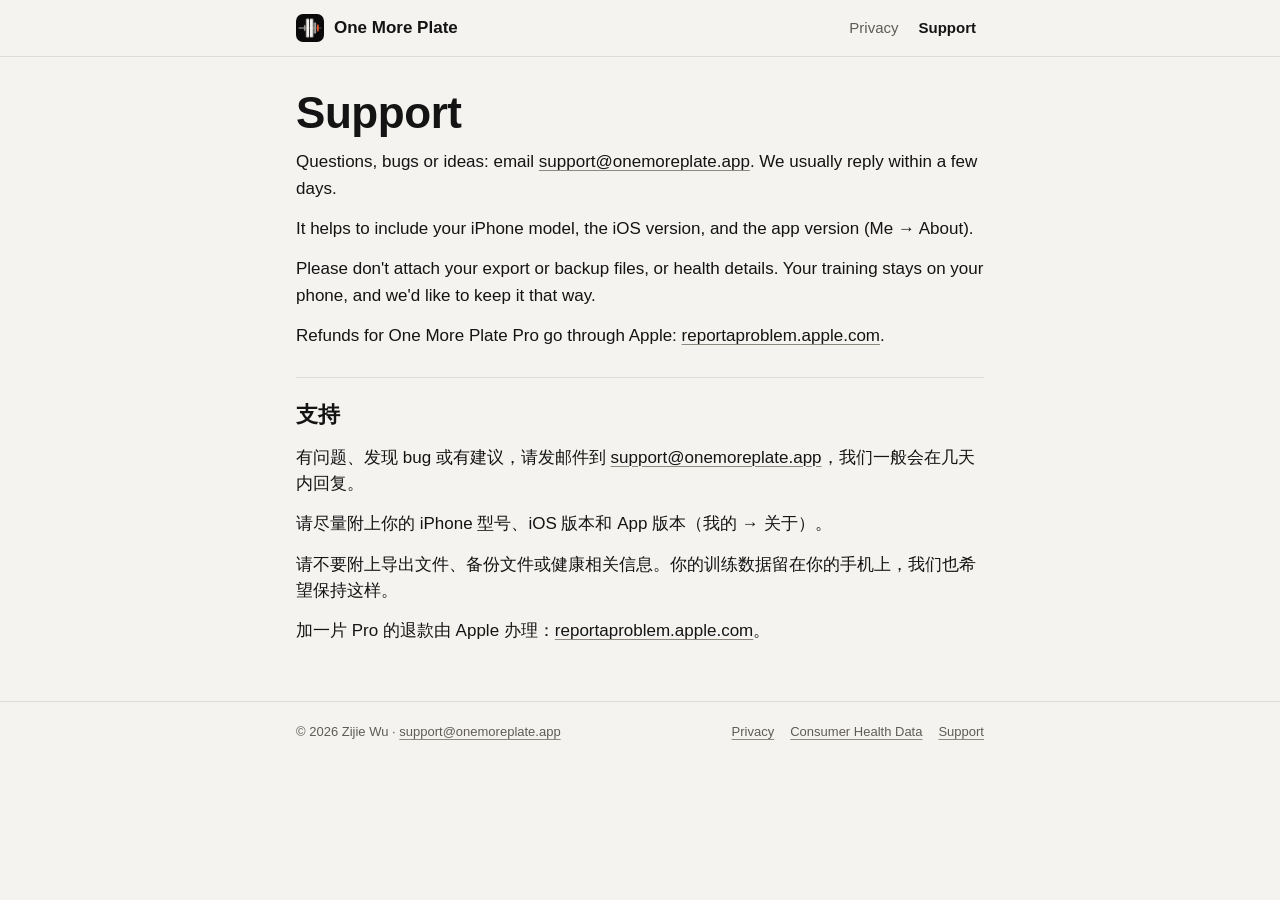
<file: support/index.html>
<!doctype html>
<html lang="en">
<head>
<meta charset="utf-8">
<meta name="viewport" content="width=device-width,initial-scale=1">
<title>Support · One More Plate</title><meta name="description" content="Get help with One More Plate.">
<meta name="theme-color" content="#F4F3F0" media="(prefers-color-scheme: light)">
<meta name="theme-color" content="#0A0A0B" media="(prefers-color-scheme: dark)">
<link rel="icon" href="/favicon.png" type="image/png">
<link rel="apple-touch-icon" href="/apple-touch-icon.png">
<link rel="stylesheet" href="/style.css">
</head>
<body>
<header class="top"><div class="wrap">
  <a class="brand" href="/"><img src="/icon-512.png" alt="" width="28" height="28">One More Plate</a>
  <nav aria-label="Site"><a href="/privacy/">Privacy</a><a href="/support/" aria-current="page">Support</a></nav>
</div></header>
<main class="wrap doc">
<h1>Support</h1>
<p>Questions, bugs or ideas: email <a href="mailto:support@onemoreplate.app">support@onemoreplate.app</a>. We usually reply within a few days.</p>
<p>It helps to include your iPhone model, the iOS version, and the app version (Me → About).</p>
<p>Please don't attach your export or backup files, or health details. Your training stays on your phone, and we'd like to keep it that way.</p>
<p>Refunds for One More Plate Pro go through Apple: <a href="https://reportaproblem.apple.com">reportaproblem.apple.com</a>.</p>
<h2 id="zh">支持</h2>
<p>有问题、发现 bug 或有建议，请发邮件到 <a href="mailto:support@onemoreplate.app">support@onemoreplate.app</a>，我们一般会在几天内回复。</p>
<p>请尽量附上你的 iPhone 型号、iOS 版本和 App 版本（我的 → 关于）。</p>
<p>请不要附上导出文件、备份文件或健康相关信息。你的训练数据留在你的手机上，我们也希望保持这样。</p>
<p>加一片 Pro 的退款由 Apple 办理：<a href="https://reportaproblem.apple.com">reportaproblem.apple.com</a>。</p>
</main>
<footer class="foot"><div class="wrap">
  <span>© 2026 Zijie Wu · <a href="mailto:support@onemoreplate.app">support@onemoreplate.app</a></span>
  <nav aria-label="Footer"><a href="/privacy/">Privacy</a><a href="/privacy/#consumer-health-data-us">Consumer Health Data</a><a href="/support/">Support</a></nav>
</div></footer>
</body>
</html>
</file>
<file: style.css>
/* One More Plate: the app's Precision Instrument language on paper.
   Ink on paper, hairlines, bold tabular numerals, one orange for "now". */
:root{
  --bg:#F4F3F0;--surface:#FFFFFF;--well:#ECEBE7;--sep:#DEDCD6;
  --tick-minor:#CFCBC4;--tick-major:#8E8A82;
  --t3:#8C8881;--t2:#5F5C56;--t1:#141414;
  --accent:#B83D14;--on-accent:#FFFFFF;
  color-scheme:light dark;
}
@media (prefers-color-scheme:dark){:root{
  --bg:#0A0A0B;--surface:#131315;--well:#1C1C1F;--sep:#26262A;
  --tick-minor:#34343A;--tick-major:#5E5E66;
  --t3:#6E6B66;--t2:#A3A09A;--t1:#F3F1ED;
  --accent:#F05A28;--on-accent:#0A0A0B;
}}
*{box-sizing:border-box}
html{-webkit-text-size-adjust:100%}
body{margin:0;background:var(--bg);color:var(--t1);
  font:17px/1.55 -apple-system,BlinkMacSystemFont,"SF Pro Text","Helvetica Neue","PingFang SC","Hiragino Sans GB",sans-serif;
  -webkit-font-smoothing:antialiased}
a{color:var(--t1);text-decoration:underline;text-decoration-color:var(--tick-major);text-underline-offset:3px;text-decoration-thickness:1px}
a:hover{text-decoration-color:var(--t1)}
:focus-visible{outline:2px solid var(--accent);outline-offset:2px;border-radius:4px}
.wrap{max-width:720px;margin:0 auto;padding:0 16px}
.num{font-variant-numeric:tabular-nums;font-feature-settings:"tnum"}
.unit{font-size:11px;font-weight:600;letter-spacing:.08em;text-transform:uppercase;color:var(--t2)}

/* Top bar */
.top{border-bottom:1px solid var(--sep)}
.top .wrap{display:flex;align-items:center;justify-content:space-between;min-height:56px;gap:12px}
.brand{display:flex;align-items:center;gap:10px;font-weight:700;font-size:17px;text-decoration:none;color:var(--t1)}
.brand img{width:28px;height:28px;border-radius:7px;display:block}
.top nav{display:flex;gap:4px}
.top nav a{color:var(--t2);text-decoration:none;font-size:15px;padding:12px 8px;min-height:44px;display:inline-flex;align-items:center}
.top nav a:hover,.top nav a[aria-current]{color:var(--t1)}
.top nav a[aria-current]{font-weight:600}

/* Footer */
.foot{border-top:1px solid var(--sep);margin-top:56px}
.foot .wrap{padding-top:20px;padding-bottom:40px;color:var(--t2);font-size:13px;display:flex;flex-wrap:wrap;gap:6px 16px;justify-content:space-between}
.foot a{color:var(--t2)}
.foot nav{display:flex;flex-wrap:wrap;gap:6px 16px}

/* ---------- Home ---------- */
.hero{padding:40px 0 8px}
.hero .icon{width:72px;height:72px;border-radius:16px;display:block;margin-bottom:24px}
.kicker{font-size:11px;font-weight:600;letter-spacing:.08em;text-transform:uppercase;color:var(--t2);margin:0 0 10px}
.hero h1{font-size:40px;line-height:1.05;letter-spacing:-.02em;font-weight:700;margin:0 0 16px}
.lede{font-size:19px;line-height:1.5;color:var(--t2);margin:0 0 20px;max-width:34em}
.lede strong{color:var(--t1);font-weight:600}
.soon{display:inline-flex;align-items:center;gap:10px;font-size:15px;font-weight:600;padding:10px 14px;border:1px solid var(--sep);border-radius:10px;background:var(--surface)}
.soon svg{width:16px;height:16px;flex:none;fill:var(--t1)}

/* Instrument panel: sits on the page, ends in a hairline */
.instrument{margin:36px 0 0;padding:20px 0 24px;border-top:1px solid var(--sep);border-bottom:1px solid var(--sep)}
.readout{display:flex;align-items:flex-end;gap:0;margin-bottom:20px}
.readout>div{flex:1;padding:0 12px;border-left:1px solid var(--sep)}
.readout>div:first-child{padding-left:0;border-left:0;flex:1.3}
.readout .big{font-size:56px;font-weight:700;line-height:1;letter-spacing:-.02em}
.readout .big small{font-size:22px;font-weight:600;color:var(--t2);letter-spacing:0;margin-left:4px}
.readout .mid{font-size:28px;font-weight:600;line-height:1.1}
.readout .unit{display:block;margin-top:6px}

/* Wave ruler: a bar per week, height = planned load */
.wave{display:grid;grid-template-columns:repeat(12,1fr);gap:6px;align-items:end;height:120px}
.wave span{display:block;height:var(--h);border-radius:2px;position:relative}
.wave .done{background:var(--t1)}
.wave .now{background:var(--accent)}
.wave .plan{border:1.5px solid var(--tick-major)}
.wave .light{border:1.5px dashed var(--t1);background:transparent}
.wave .light.plan{border-color:var(--tick-major)}
.wave-axis{display:grid;grid-template-columns:repeat(12,1fr);gap:6px;margin-top:8px;text-align:center;font-size:11px;font-weight:600;color:var(--t3)}
.wave-axis .is-now{color:var(--accent)}
.phases{display:grid;grid-template-columns:repeat(3,1fr);gap:6px;margin-top:10px;border-top:1px solid var(--sep);padding-top:8px}
.phases span{font-size:11px;font-weight:600;letter-spacing:.08em;text-transform:uppercase;color:var(--t2)}
.legend{display:flex;flex-wrap:wrap;gap:6px 16px;margin-top:14px;font-size:13px;color:var(--t2)}
.legend i{display:inline-block;width:10px;height:10px;border-radius:2px;margin-right:6px;vertical-align:-1px}
.legend .k-done{background:var(--t1)}
.legend .k-now{background:var(--accent)}
.legend .k-plan{border:1.5px solid var(--tick-major)}
.legend .k-light{border:1.5px dashed var(--t1)}

/* Feature sections */
.feature{padding:40px 0;border-bottom:1px solid var(--sep)}
.feature h2{font-size:28px;line-height:1.15;letter-spacing:-.01em;font-weight:700;margin:6px 0 12px}
.feature p{margin:0 0 12px;color:var(--t2)}
.feature p strong{color:var(--t1);font-weight:600}
.feature .idx{font-size:11px;font-weight:600;letter-spacing:.08em;text-transform:uppercase;color:var(--t3)}
.demo{margin-top:24px;background:var(--surface);border:1px solid var(--sep);border-radius:12px;padding:20px 16px}
.demo .cap{font-size:13px;color:var(--t3);margin-top:12px}

/* Load hero + plate view */
.load{display:flex;align-items:baseline;gap:8px;margin:8px 0 4px}
.load b{font-size:72px;font-weight:700;line-height:.95;letter-spacing:-.03em}
.load .unit{font-size:13px}
.reason{font-size:15px;color:var(--t1);margin:6px 0 2px}
.last{font-size:15px;color:var(--t3);margin:0}
.plates{display:flex;align-items:center;height:96px;margin-top:20px;position:relative}
.plates::before{content:"";position:absolute;left:0;right:0;top:50%;height:8px;margin-top:-4px;background:var(--well);border-radius:2px}
.plates span{position:relative;display:block;border-radius:3px;margin-right:4px}
.plates .collar{width:10px;height:28px;background:var(--tick-major);margin-right:6px;margin-left:24px}
.plates .p25{width:16px;height:96px;background:var(--t1)}
.plates .p5{width:10px;height:54px;background:var(--t2)}
.plates .p2{width:8px;height:42px;background:var(--tick-major)}
.plates .p1{width:8px;height:34px;background:var(--accent)}
.plate-cap{display:flex;justify-content:space-between;gap:8px;margin-top:10px;font-size:13px;color:var(--t2)}
.plate-cap em{font-style:normal;color:var(--accent);font-weight:600}

/* Goal chips */
.chips{display:flex;flex-wrap:wrap;gap:8px;margin:16px 0 0;padding:0;list-style:none}
.chips li{font-size:15px;padding:6px 12px;border:1px solid var(--sep);border-radius:10px;color:var(--t1)}

/* Day list */
.days{list-style:none;margin:0;padding:0}
.days li{display:flex;align-items:center;gap:12px;min-height:52px;border-bottom:1px solid var(--sep);font-size:17px}
.days li:last-child{border-bottom:0}
.days .mark{width:14px;height:14px;border-radius:3px;flex:none}
.days .m-done{background:var(--t1)}
.days .m-now{background:var(--accent)}
.days .m-plan{border:1.5px solid var(--tick-major)}
.days .m-skip{border:1.5px solid var(--tick-major);background:repeating-linear-gradient(135deg,var(--tick-major) 0 1px,transparent 1px 4px)}
.days .d{font-weight:600}
.days .lift{color:var(--t2)}
.days .tag{margin-left:auto;font-size:11px;font-weight:600;letter-spacing:.08em;text-transform:uppercase;color:var(--t3)}
.days .tag.now{color:var(--accent)}

/* Set rows */
.sets{list-style:none;margin:0;padding:0}
.sets li{display:grid;grid-template-columns:52px 1fr auto;align-items:center;min-height:56px;border-bottom:1px solid var(--sep)}
.sets li:last-child{border-bottom:0}
.sets .n{font-size:11px;font-weight:600;letter-spacing:.08em;text-transform:uppercase;color:var(--t3)}
.sets .v{font-size:22px;font-weight:600}
.sets .v small{font-size:13px;font-weight:600;color:var(--t2);margin-left:2px}
.sets .ok{width:28px;height:28px;border-radius:50%;background:var(--t1);display:grid;place-items:center}
.sets .ok svg{width:14px;height:14px;stroke:var(--surface);fill:none;stroke-width:2.5}
.sets .log{background:var(--accent);color:var(--on-accent);font-weight:600;font-size:15px;border-radius:10px;padding:10px 18px}
.sets li.warm .v{color:var(--t3);font-size:17px}
.rest{display:flex;align-items:baseline;gap:10px;padding-bottom:14px;margin-bottom:4px;border-bottom:1px solid var(--sep)}
.rest b{font-size:34px;font-weight:600;line-height:1}

/* Why sheet */
.why h3{font-size:20px;font-weight:600;margin:0 0 10px}
.why p{color:var(--t1);font-size:15px;margin:0}
.why .rule{border-top:1px solid var(--sep);margin-top:14px;padding-top:12px;color:var(--t2)}

/* Founder */
.founder{padding:48px 0 8px}
.founder blockquote{margin:0;font-size:28px;line-height:1.25;font-weight:700;letter-spacing:-.01em}
.founder blockquote span{color:var(--t2)}
.nos{display:grid;grid-template-columns:repeat(3,1fr);margin:28px 0 0;border-top:1px solid var(--sep);border-bottom:1px solid var(--sep)}
.nos div{padding:14px 12px;border-left:1px solid var(--sep)}
.nos div:first-child{border-left:0;padding-left:0}
.nos b{display:block;font-size:22px;font-weight:600;line-height:1.1}
.founder p{color:var(--t2);margin:20px 0 0}

.closing{padding:48px 0 0;text-align:center}
.closing img{width:96px;height:96px;border-radius:22px;display:block;margin:0 auto 20px}
.closing h2{font-size:28px;font-weight:700;margin:0 0 6px;letter-spacing:-.01em}
.closing p{color:var(--t2);margin:0 0 20px}

/* ---------- Text pages (privacy, support) ---------- */
.doc{padding-top:32px}
.doc h1{font-size:34px;line-height:1.1;letter-spacing:-.01em;font-weight:700;margin:0 0 12px}
.doc h2{font-size:22px;font-weight:700;margin:48px 0 12px;padding-top:20px;border-top:1px solid var(--sep)}
.doc h3{font-size:17px;font-weight:600;margin:32px 0 6px}
.doc p,.doc li{color:var(--t1)}
.doc p{margin:0 0 14px}
.doc ul{padding-left:20px;margin:0 0 14px}
.doc li{margin:0 0 6px}
.doc li::marker{color:var(--t3)}
.doc .muted{color:var(--t2)}
.doc>p.muted:first-of-type a{display:inline-block;padding:4px 0}
.doc code{font:15px ui-monospace,SFMono-Regular,Menlo,monospace;background:var(--well);border-radius:4px;padding:1px 4px}
.doc>h2:first-of-type{margin-top:28px}

@media (min-width:760px){
  .home .wrap{max-width:1000px}
  .hero{display:grid;grid-template-columns:1.05fr 1fr;gap:48px;align-items:end;padding-top:72px}
  .hero h1{font-size:60px}
  .hero .instrument{margin:0}
  .feature{display:grid;grid-template-columns:1fr 1fr;gap:48px;align-items:center;padding:56px 0}
  .feature .demo{margin-top:0}
  .feature.flip .copy{order:2}
  .founder blockquote{font-size:40px;max-width:20em}
  .founder p{max-width:40em}
  .doc h1{font-size:44px}
}
</file>
